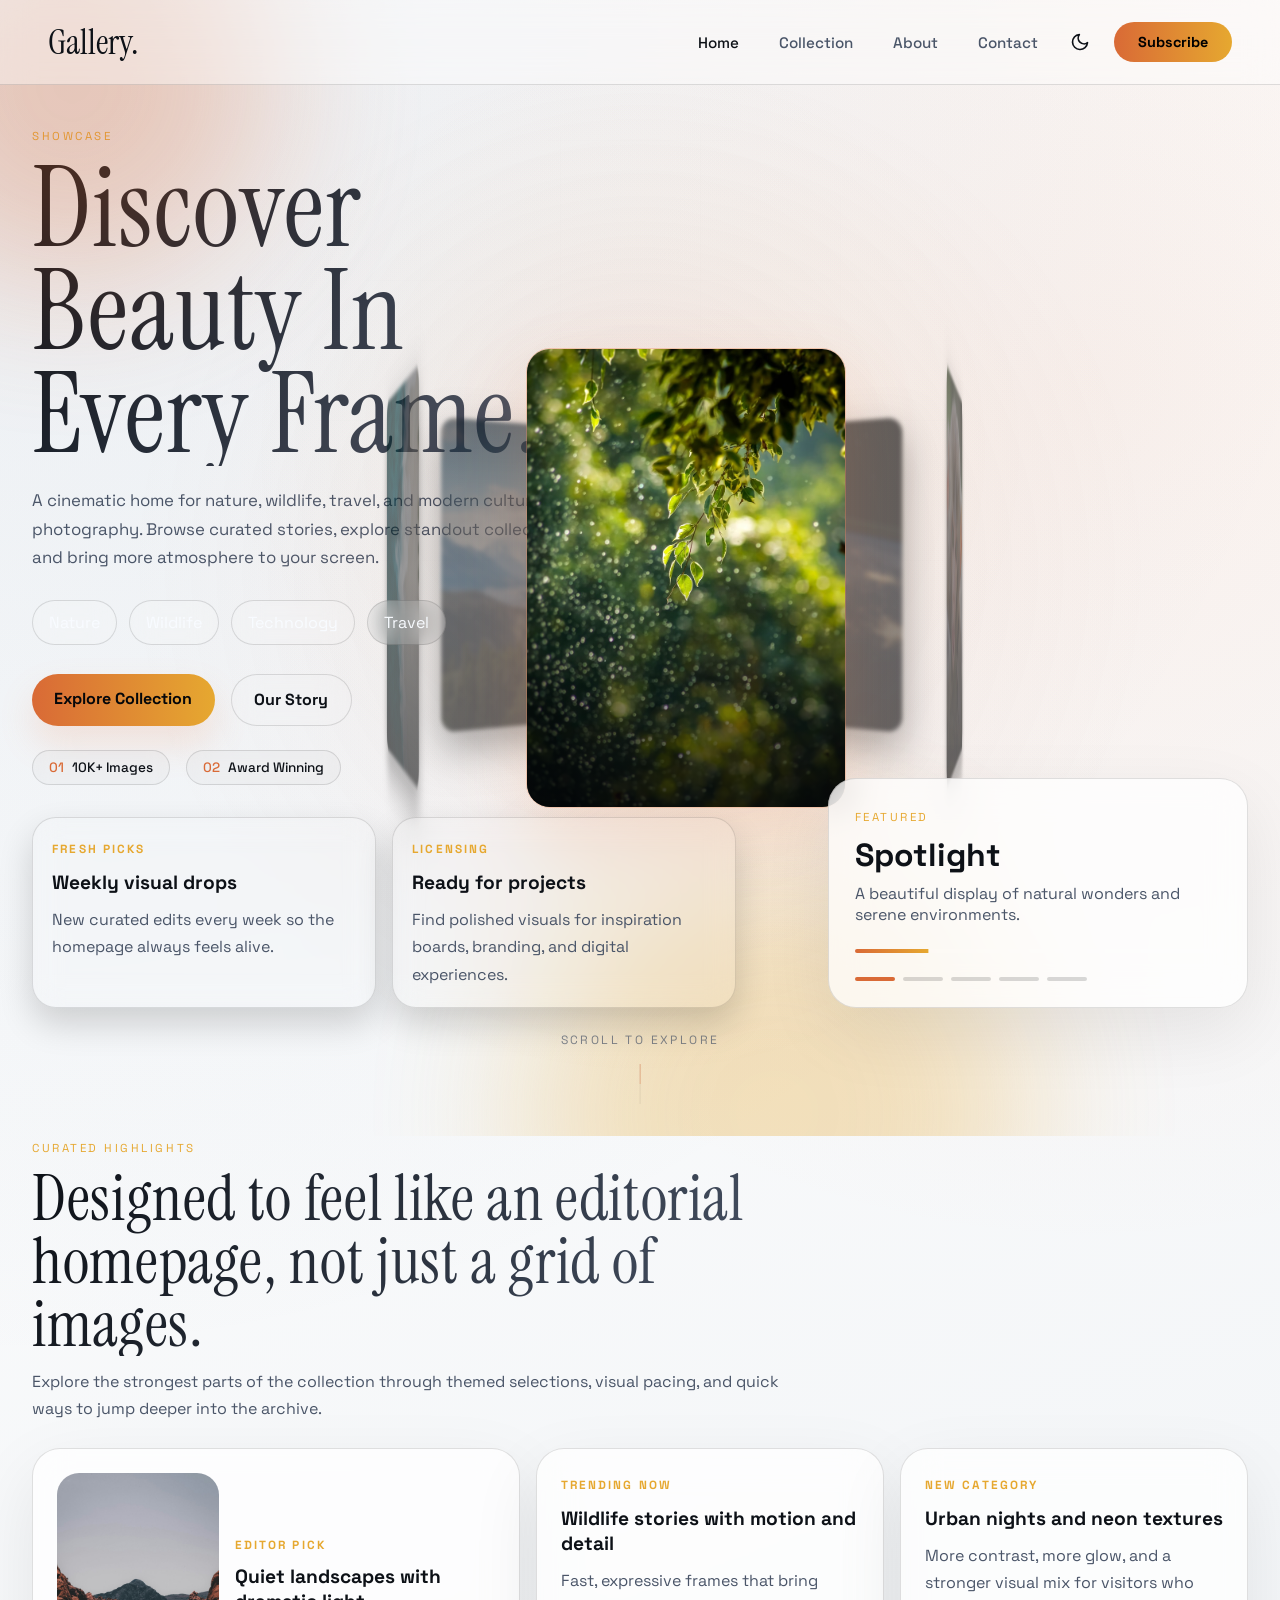
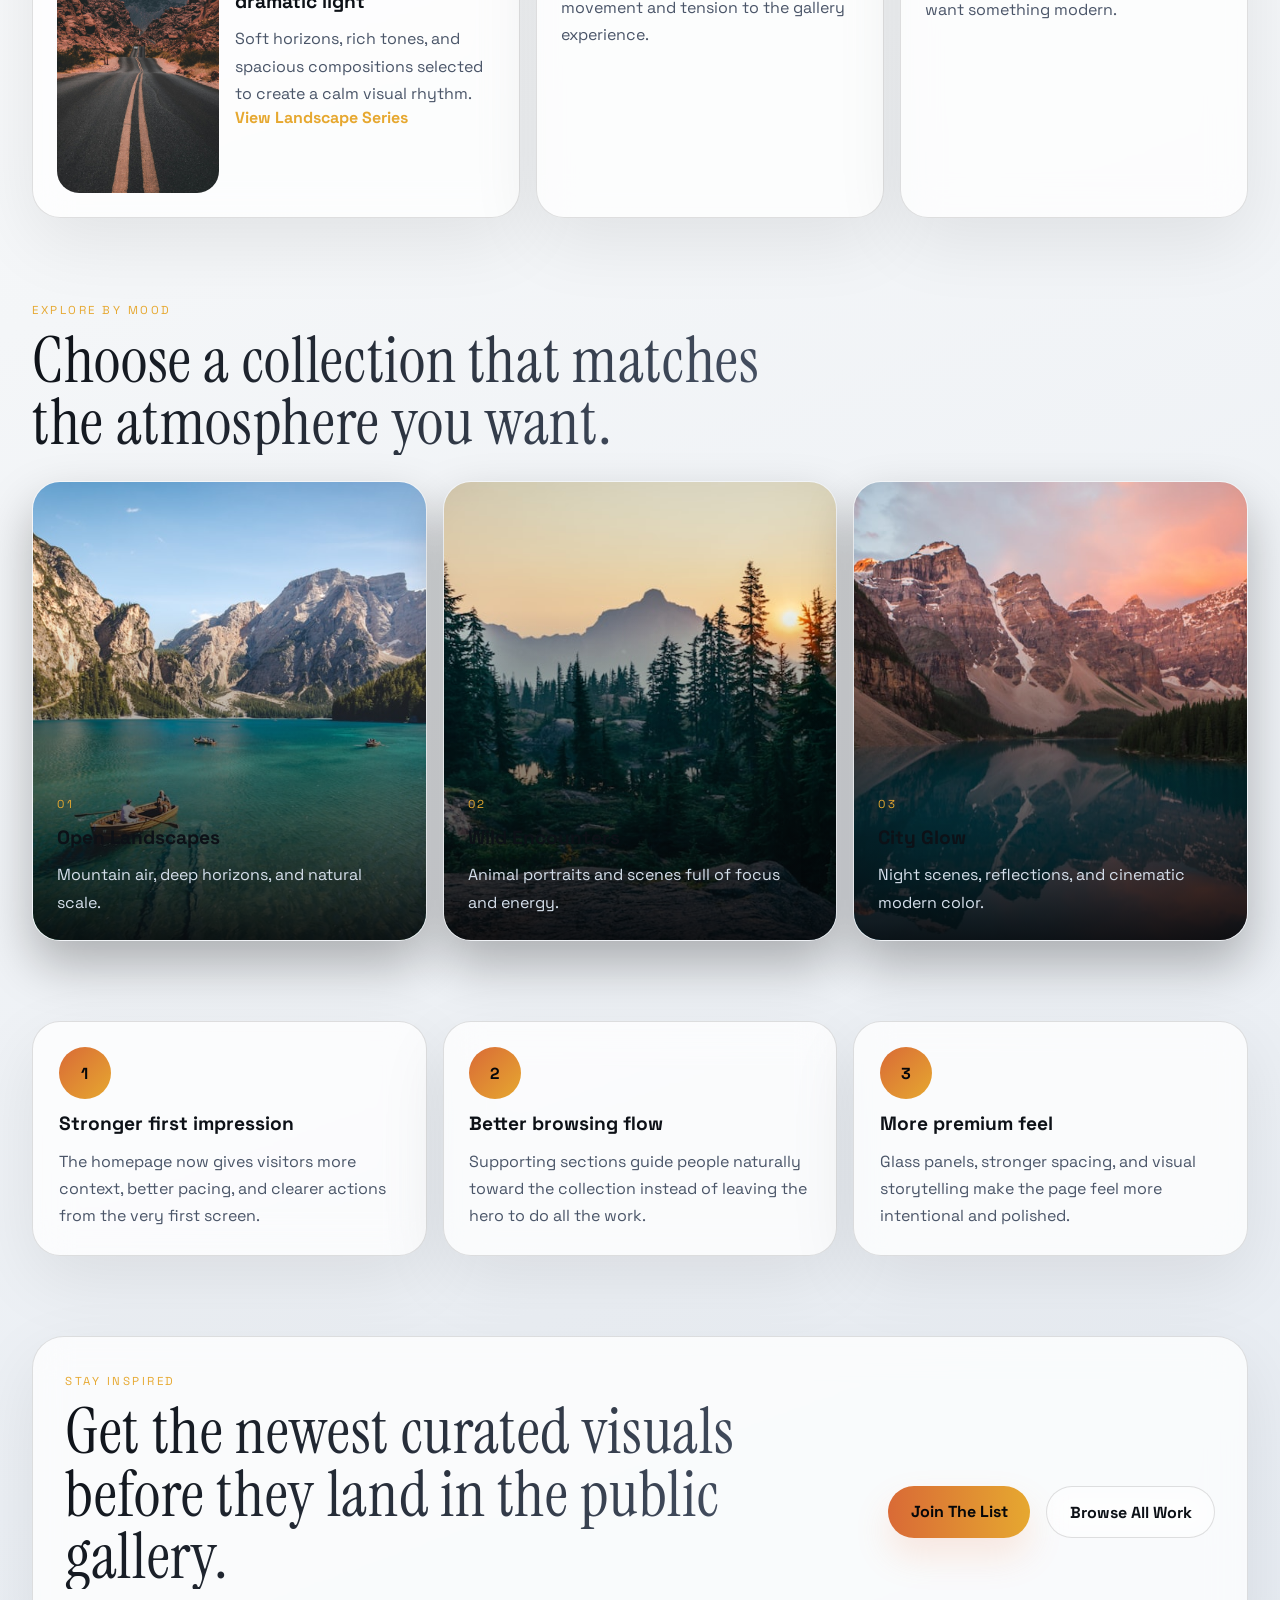
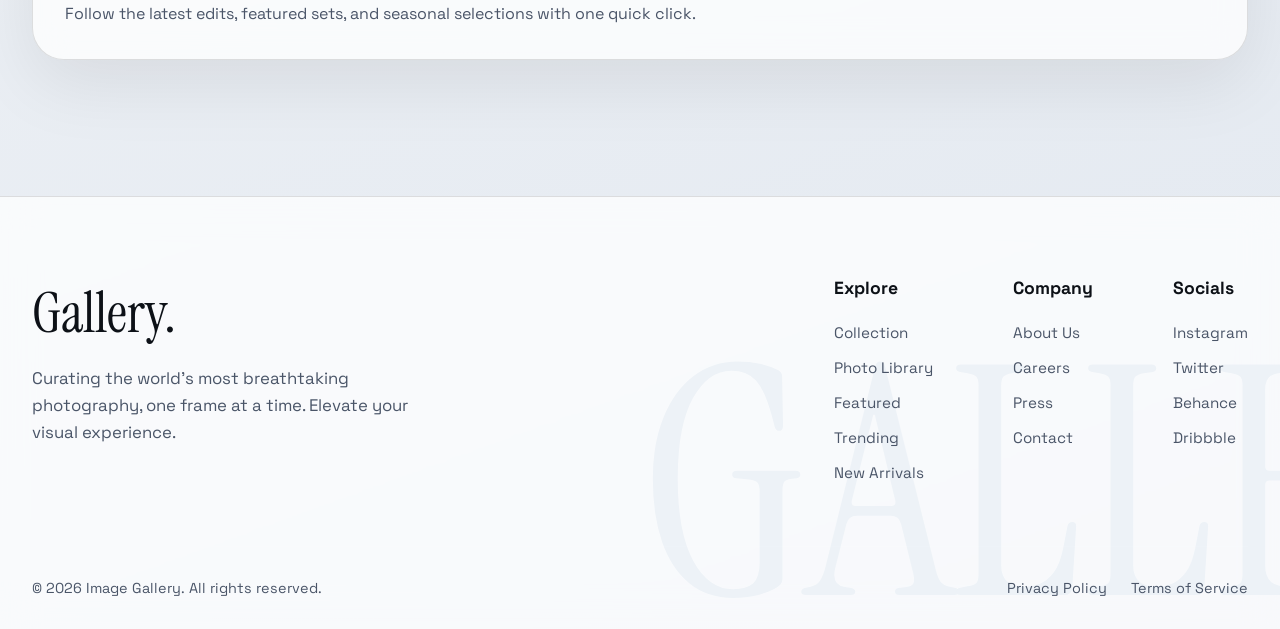
<file: index.html>
<!DOCTYPE html>
<html lang="en" data-theme="dark">

<head>
    <meta charset="UTF-8">
    <meta name="viewport" content="width=device-width, initial-scale=1.0">
    <title>Image Gallery</title>
    <link rel="preconnect" href="https://fonts.googleapis.com">
    <link rel="preconnect" href="https://fonts.gstatic.com" crossorigin>
    <link
        href="https://fonts.googleapis.com/css2?family=Instrument+Serif:ital@0;1&family=Space+Grotesk:wght@400;500;700&display=swap"
        rel="stylesheet">
    <link rel="stylesheet" href="styles.css">
</head>

<body>
    <div class="bg-glow"></div>
    <div class="page-noise"></div>

    <nav class="navbar stagger-in">
        <a href="index.html" class="nav-brand magnetic" data-magnetic>Gallery.</a>
        <button class="nav-toggle" id="nav-toggle" type="button" aria-label="Toggle navigation"
            aria-controls="nav-menu" aria-expanded="false">
            <span></span>
            <span></span>
            <span></span>
        </button>
        <div class="nav-menu" id="nav-menu">
            <ul class="nav-links">
                <li><a href="index.html" class="active magnetic" data-magnetic>Home</a></li>
                <li><a href="collection.html" class="magnetic" data-magnetic>Collection</a></li>
                <li><a href="about.html" class="magnetic" data-magnetic>About</a></li>
                <li><a href="contact.html" class="magnetic" data-magnetic>Contact</a></li>
            </ul>
            <div class="nav-actions">
                <button class="theme-toggle magnetic" data-magnetic id="theme-toggle" aria-label="Toggle theme">
                    <svg class="sun-icon" xmlns="http://www.w3.org/2000/svg" width="20" height="20" viewBox="0 0 24 24"
                        fill="none" stroke="currentColor" stroke-width="2" stroke-linecap="round"
                        stroke-linejoin="round">
                        <circle cx="12" cy="12" r="5"></circle>
                        <line x1="12" y1="1" x2="12" y2="3"></line>
                        <line x1="12" y1="21" x2="12" y2="23"></line>
                        <line x1="4.22" y1="4.22" x2="5.64" y2="5.64"></line>
                        <line x1="18.36" y1="18.36" x2="19.78" y2="19.78"></line>
                        <line x1="1" y1="12" x2="3" y2="12"></line>
                        <line x1="21" y1="12" x2="23" y2="12"></line>
                        <line x1="4.22" y1="19.78" x2="5.64" y2="18.36"></line>
                        <line x1="18.36" y1="5.64" x2="19.78" y2="4.22"></line>
                    </svg>
                    <svg class="moon-icon" xmlns="http://www.w3.org/2000/svg" width="20" height="20" viewBox="0 0 24 24"
                        fill="none" stroke="currentColor" stroke-width="2" stroke-linecap="round"
                        stroke-linejoin="round" style="display: none;">
                        <path d="M21 12.79A9 9 0 1 1 11.21 3 7 7 0 0 0 21 12.79z"></path>
                    </svg>
                </button>
                <a href="contact.html" class="nav-cta magnetic" data-magnetic>Subscribe</a>
            </div>
        </div>
    </nav>

    <header class="hero">
        <div class="floating-orbs">
            <div class="orb orb-1"></div>
            <div class="orb orb-2"></div>
        </div>
        <div class="hero-3d-container">
            <div class="carousel-3d" id="hero-carousel-3d">
                <div class="carousel__cell active" data-label="Featured"
                    data-description="A beautiful display of natural wonders and serene environments.">
                    <img src="photos/nature-scene.jpg"
                        alt="Nature Scene">
                    <div class="cell-overlay"></div>
                </div>
                <div class="carousel__cell" data-label="Trending"
                    data-description="Majestic creatures in their natural habitats.">
                    <img src="photos/wildlife-scene.jpg"
                        alt="Wildlife Scene">
                    <div class="cell-overlay"></div>
                </div>
                <div class="carousel__cell" data-label="Latest"
                    data-description="Exploring the boundaries of modern technology.">
                    <img src="photos/tech-scene.jpg"
                        alt="Tech Scene">
                    <div class="cell-overlay"></div>
                </div>
                <div class="carousel__cell" data-label="Popular"
                    data-description="Experience the breathtaking altitude and majestic peaks.">
                    <img src="photos/majestic-peaks.jpg"
                        alt="Majestic Peaks">
                    <div class="cell-overlay"></div>
                </div>
                <div class="carousel__cell" data-label="Discover"
                    data-description="Feel the calming presence of the deep blue ocean.">
                    <img src="photos/ocean-breeze.jpg"
                        alt="Ocean Breeze">
                    <div class="cell-overlay"></div>
                </div>
            </div>
        </div>

        <div class="hero-copy">
            <span class="eyebrow">Showcase</span>
            <h1>Discover Beauty In Every Frame.</h1>
            <p class="hero-text">A cinematic home for nature, wildlife, travel, and modern culture photography.
                Browse curated stories, explore standout collections, and bring more atmosphere to your screen.</p>
            <div class="hero-chips">
                <span>Nature</span>
                <span>Wildlife</span>
                <span>Technology</span>
                <span>Travel</span>
            </div>
            <div class="hero-actions stagger-in">
                <a href="collection.html" class="primary-link magnetic" data-magnetic>Explore Collection</a>
                <a href="about.html" class="secondary-link magnetic" data-magnetic>Our Story</a>
            </div>
            <div class="stat-badges stagger-in">
                <div class="badge magnetic" data-magnetic>
                    <span class="badge-icon">01</span>
                    <span class="badge-text">10K+ Images</span>
                </div>
                <div class="badge magnetic" data-magnetic>
                    <span class="badge-icon">02</span>
                    <span class="badge-text">Award Winning</span>
                </div>
            </div>
            <div class="hero-mini-grid reveal">
                <article class="mini-card">
                    <span class="mini-label">Fresh Picks</span>
                    <h3>Weekly visual drops</h3>
                    <p>New curated edits every week so the homepage always feels alive.</p>
                </article>
                <article class="mini-card">
                    <span class="mini-label">Licensing</span>
                    <h3>Ready for projects</h3>
                    <p>Find polished visuals for inspiration boards, branding, and digital experiences.</p>
                </article>
            </div>
        </div>

        <div class="hero-panel">
            <span class="panel-label" id="hero-label">Featured</span>
            <h2>Spotlight</h2>
            <p class="panel-text" id="hero-description">A beautiful display of natural wonders and serene
                environments.</p>
            <div class="hero-progress">
                <span id="hero-progress-bar"></span>
            </div>
            <div class="carousel-thumbnails">
                <button class="thumb-dot active magnetic" data-magnetic data-index="0"
                    aria-label="Go to slide 1"></button>
                <button class="thumb-dot magnetic" data-magnetic data-index="1" aria-label="Go to slide 2"></button>
                <button class="thumb-dot magnetic" data-magnetic data-index="2" aria-label="Go to slide 3"></button>
                <button class="thumb-dot magnetic" data-magnetic data-index="3" aria-label="Go to slide 4"></button>
                <button class="thumb-dot magnetic" data-magnetic data-index="4" aria-label="Go to slide 5"></button>
            </div>
        </div>

        <div class="scroll-indicator">
            <span class="scroll-text">Scroll to explore</span>
            <div class="scroll-line-container">
                <div class="scroll-line"></div>
            </div>
        </div>
    </header>

    <main class="home-main">
        <section class="home-section highlights reveal">
            <div class="section-heading stagger-in">
                <span class="eyebrow">Curated Highlights</span>
                <h2>Designed to feel like an editorial homepage, not just a grid of images.</h2>
                <p>Explore the strongest parts of the collection through themed selections, visual pacing, and quick
                    ways to jump deeper into the archive.</p>
            </div>
            <div class="highlights-grid">
                <article class="highlight-card highlight-card-large stagger-in">
                    <div class="highlight-visual">
                        <img src="photos/warm-desert-landscape.jpg"
                            alt="Warm desert landscape at sunset">
                    </div>
                    <div class="highlight-copy">
                        <span class="mini-label">Editor Pick</span>
                        <h3>Quiet landscapes with dramatic light</h3>
                        <p>Soft horizons, rich tones, and spacious compositions selected to create a calm visual
                            rhythm.</p>
                        <a href="collection.html" class="text-link">View Landscape Series</a>
                    </div>
                </article>
                <article class="highlight-card stagger-in">
                    <span class="mini-label">Trending Now</span>
                    <h3>Wildlife stories with motion and detail</h3>
                    <p>Fast, expressive frames that bring movement and tension to the gallery experience.</p>
                </article>
                <article class="highlight-card stagger-in">
                    <span class="mini-label">New Category</span>
                    <h3>Urban nights and neon textures</h3>
                    <p>More contrast, more glow, and a stronger visual mix for visitors who want something modern.</p>
                </article>
            </div>
        </section>

        <section class="home-section collection-preview reveal">
            <div class="section-heading stagger-in">
                <span class="eyebrow">Explore By Mood</span>
                <h2>Choose a collection that matches the atmosphere you want.</h2>
            </div>
            <div class="preview-grid">
                <a href="collection.html" class="preview-card stagger-in magnetic" data-magnetic>
                    <img src="photos/mountain-lake.jpg"
                        alt="Mountain lake under blue sky">
                    <div class="preview-overlay">
                        <span class="card-index">01</span>
                        <h3>Open Landscapes</h3>
                        <p>Mountain air, deep horizons, and natural scale.</p>
                    </div>
                </a>
                <a href="collection.html" class="preview-card stagger-in magnetic" data-magnetic>
                    <img src="photos/tiger-close-up-portrait.jpg"
                        alt="Tiger close-up portrait">
                    <div class="preview-overlay">
                        <span class="card-index">02</span>
                        <h3>Wild Encounters</h3>
                        <p>Animal portraits and scenes full of focus and energy.</p>
                    </div>
                </a>
                <a href="collection.html" class="preview-card stagger-in magnetic" data-magnetic>
                    <img src="photos/city-lights-reflection.jpg"
                        alt="City lights reflected on wet road">
                    <div class="preview-overlay">
                        <span class="card-index">03</span>
                        <h3>City Glow</h3>
                        <p>Night scenes, reflections, and cinematic modern color.</p>
                    </div>
                </a>
            </div>
        </section>

        <section class="home-section value-strip reveal">
            <div class="value-grid">
                <article class="value-card stagger-in">
                    <span class="value-number">1</span>
                    <h3>Stronger first impression</h3>
                    <p>The homepage now gives visitors more context, better pacing, and clearer actions from the very
                        first screen.</p>
                </article>
                <article class="value-card stagger-in">
                    <span class="value-number">2</span>
                    <h3>Better browsing flow</h3>
                    <p>Supporting sections guide people naturally toward the collection instead of leaving the hero to
                        do all the work.</p>
                </article>
                <article class="value-card stagger-in">
                    <span class="value-number">3</span>
                    <h3>More premium feel</h3>
                    <p>Glass panels, stronger spacing, and visual storytelling make the page feel more intentional and
                        polished.</p>
                </article>
            </div>
        </section>

        <section class="home-section home-cta reveal">
            <div class="cta-panel stagger-in">
                <div class="cta-copy">
                    <span class="eyebrow">Stay Inspired</span>
                    <h2>Get the newest curated visuals before they land in the public gallery.</h2>
                    <p>Follow the latest edits, featured sets, and seasonal selections with one quick click.</p>
                </div>
                <div class="cta-actions">
                    <a href="contact.html" class="primary-link magnetic" data-magnetic>Join The List</a>
                    <a href="collection.html" class="secondary-link magnetic" data-magnetic>Browse All Work</a>
                </div>
            </div>
        </section>
    </main>

    <footer class="footer reveal">
        <div class="footer-watermark stagger-in">GALLERY</div>
        <div class="footer-top">
            <div class="footer-brand stagger-in">
                <h2>Gallery.</h2>
                <p>Curating the world's most breathtaking photography, one frame at a time. Elevate your visual
                    experience.</p>
            </div>
            <div class="footer-links stagger-in">
                <div class="link-column">
                    <h3>Explore</h3>
                    <a href="collection.html">Collection</a>
                    <a href="photos.html">Photo Library</a>
                    <a href="collection.html">Featured</a>
                    <a href="collection.html">Trending</a>
                    <a href="collection.html">New Arrivals</a>
                </div>
                <div class="link-column">
                    <h3>Company</h3>
                    <a href="about.html">About Us</a>
                    <a href="about.html">Careers</a>
                    <a href="about.html">Press</a>
                    <a href="contact.html">Contact</a>
                </div>
                <div class="link-column">
                    <h3>Socials</h3>
                    <a href="#">Instagram</a>
                    <a href="#">Twitter</a>
                    <a href="#">Behance</a>
                    <a href="#">Dribbble</a>
                </div>
            </div>
        </div>
        <div class="footer-bottom stagger-in">
            <p>&copy; 2026 Image Gallery. All rights reserved.</p>
            <div class="footer-legal">
                <a href="#">Privacy Policy</a>
                <a href="#">Terms of Service</a>
            </div>
        </div>
    </footer>

    <script src="script.js"></script>
</body>

</html>
</file>
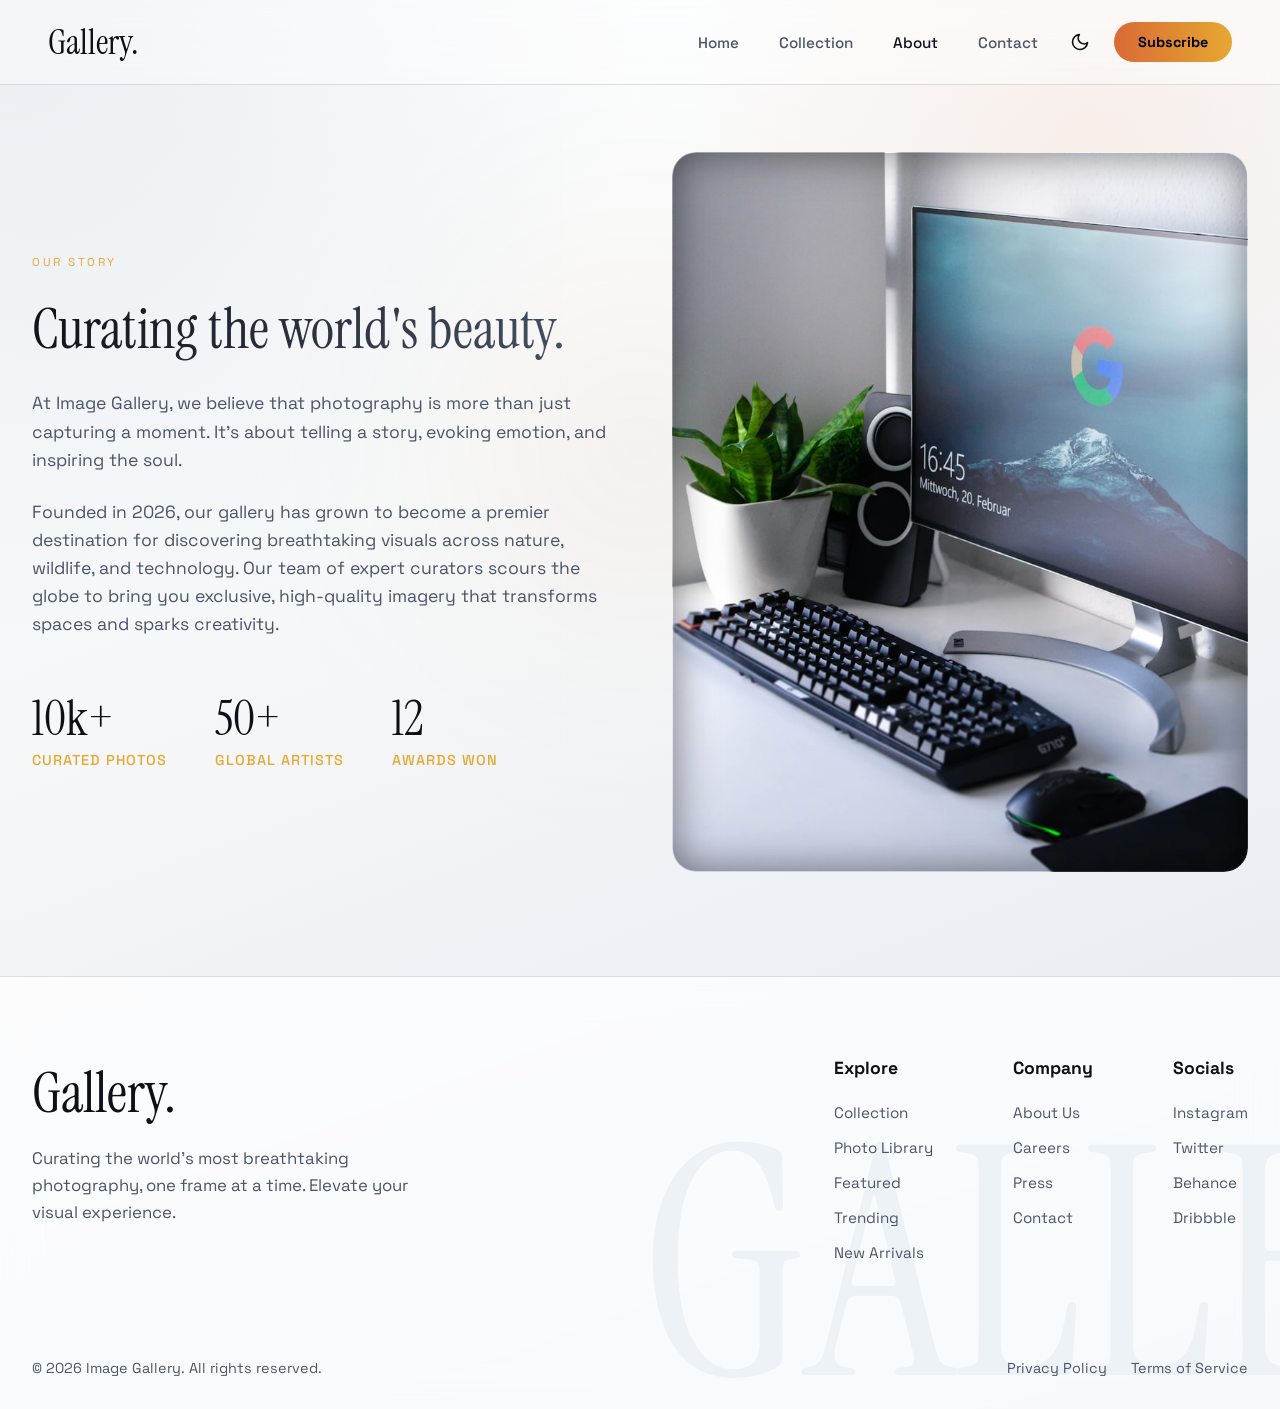
<file: about.html>
<!DOCTYPE html>
<html lang="en" data-theme="dark">

<head>
    <meta charset="UTF-8">
    <meta name="viewport" content="width=device-width, initial-scale=1.0">
    <title>Image Gallery</title>
    <link rel="preconnect" href="https://fonts.googleapis.com">
    <link rel="preconnect" href="https://fonts.gstatic.com" crossorigin>
    <link
        href="https://fonts.googleapis.com/css2?family=Instrument+Serif:ital@0;1&family=Space+Grotesk:wght@400;500;700&display=swap"
        rel="stylesheet">
    <link rel="stylesheet" href="styles.css">
</head>

<body>
    <div class="bg-glow"></div>
    <div class="page-noise"></div>

    <nav class="navbar stagger-in">
        <a href="index.html" class="nav-brand magnetic" data-magnetic>Gallery.</a>
        <button class="nav-toggle" id="nav-toggle" type="button" aria-label="Toggle navigation"
            aria-controls="nav-menu" aria-expanded="false">
            <span></span>
            <span></span>
            <span></span>
        </button>
        <div class="nav-menu" id="nav-menu">
            <ul class="nav-links">
                <li><a href="index.html" class="magnetic" data-magnetic>Home</a></li>
                <li><a href="collection.html" class="magnetic" data-magnetic>Collection</a></li>
                <li><a href="about.html" class="active magnetic" data-magnetic>About</a></li>
                <li><a href="contact.html" class="magnetic" data-magnetic>Contact</a></li>
            </ul>
            <div class="nav-actions">
                <button class="theme-toggle magnetic" data-magnetic id="theme-toggle" aria-label="Toggle theme">
                    <svg class="sun-icon" xmlns="http://www.w3.org/2000/svg" width="20" height="20" viewBox="0 0 24 24" fill="none" stroke="currentColor" stroke-width="2" stroke-linecap="round" stroke-linejoin="round"><circle cx="12" cy="12" r="5"></circle><line x1="12" y1="1" x2="12" y2="3"></line><line x1="12" y1="21" x2="12" y2="23"></line><line x1="4.22" y1="4.22" x2="5.64" y2="5.64"></line><line x1="18.36" y1="18.36" x2="19.78" y2="19.78"></line><line x1="1" y1="12" x2="3" y2="12"></line><line x1="21" y1="12" x2="23" y2="12"></line><line x1="4.22" y1="19.78" x2="5.64" y2="18.36"></line><line x1="18.36" y1="5.64" x2="19.78" y2="4.22"></line></svg>
                    <svg class="moon-icon" xmlns="http://www.w3.org/2000/svg" width="20" height="20" viewBox="0 0 24 24" fill="none" stroke="currentColor" stroke-width="2" stroke-linecap="round" stroke-linejoin="round" style="display: none;"><path d="M21 12.79A9 9 0 1 1 11.21 3 7 7 0 0 0 21 12.79z"></path></svg>
                </button>
                <button class="nav-cta magnetic" data-magnetic>Subscribe</button>
            </div>
        </div>
    </nav>

    <section class="about-section">
        <div class="about-content">
            <span class="eyebrow">Our Story</span>
            <h2>Curating the world's beauty.</h2>
            <p>At Image Gallery, we believe that photography is more than just capturing a moment. It's about telling a story, evoking emotion, and inspiring the soul.</p>
            <p>Founded in 2026, our gallery has grown to become a premier destination for discovering breathtaking visuals across nature, wildlife, and technology. Our team of expert curators scours the globe to bring you exclusive, high-quality imagery that transforms spaces and sparks creativity.</p>
            
            <div class="about-stats">
                <div class="stat-item">
                    <span class="stat-number">10k+</span>
                    <span class="stat-label">Curated Photos</span>
                </div>
                <div class="stat-item">
                    <span class="stat-number">50+</span>
                    <span class="stat-label">Global Artists</span>
                </div>
                <div class="stat-item">
                    <span class="stat-number">12</span>
                    <span class="stat-label">Awards Won</span>
                </div>
            </div>
        </div>
        
        <div class="about-image">
            <img src="photos/our-gallery-space.jpg" alt="Our Gallery Space">
            <div class="image-accent"></div>
        </div>
    </section>

    <footer class="footer reveal">
        <div class="footer-watermark stagger-in">GALLERY</div>
        <div class="footer-top">
            <div class="footer-brand stagger-in">
                <h2>Gallery.</h2>
                <p>Curating the world's most breathtaking photography, one frame at a time. Elevate your visual experience.</p>
            </div>
            <div class="footer-links stagger-in">
                <div class="link-column">
                    <h3>Explore</h3>
                    <a href="collection.html">Collection</a>
                    <a href="photos.html">Photo Library</a>
                    <a href="#">Featured</a>
                    <a href="#">Trending</a>
                    <a href="#">New Arrivals</a>
                </div>
                <div class="link-column">
                    <h3>Company</h3>
                    <a href="#">About Us</a>
                    <a href="#">Careers</a>
                    <a href="#">Press</a>
                    <a href="#">Contact</a>
                </div>
                <div class="link-column">
                    <h3>Socials</h3>
                    <a href="#">Instagram</a>
                    <a href="#">Twitter</a>
                    <a href="#">Behance</a>
                    <a href="#">Dribbble</a>
                </div>
            </div>
        </div>
        <div class="footer-bottom stagger-in">
            <p>&copy; 2026 Image Gallery. All rights reserved.</p>
            <div class="footer-legal">
                <a href="#">Privacy Policy</a>
                <a href="#">Terms of Service</a>
            </div>
        </div>
    </footer>

    <script src="script.js"></script>
</body>

</html>
</file>
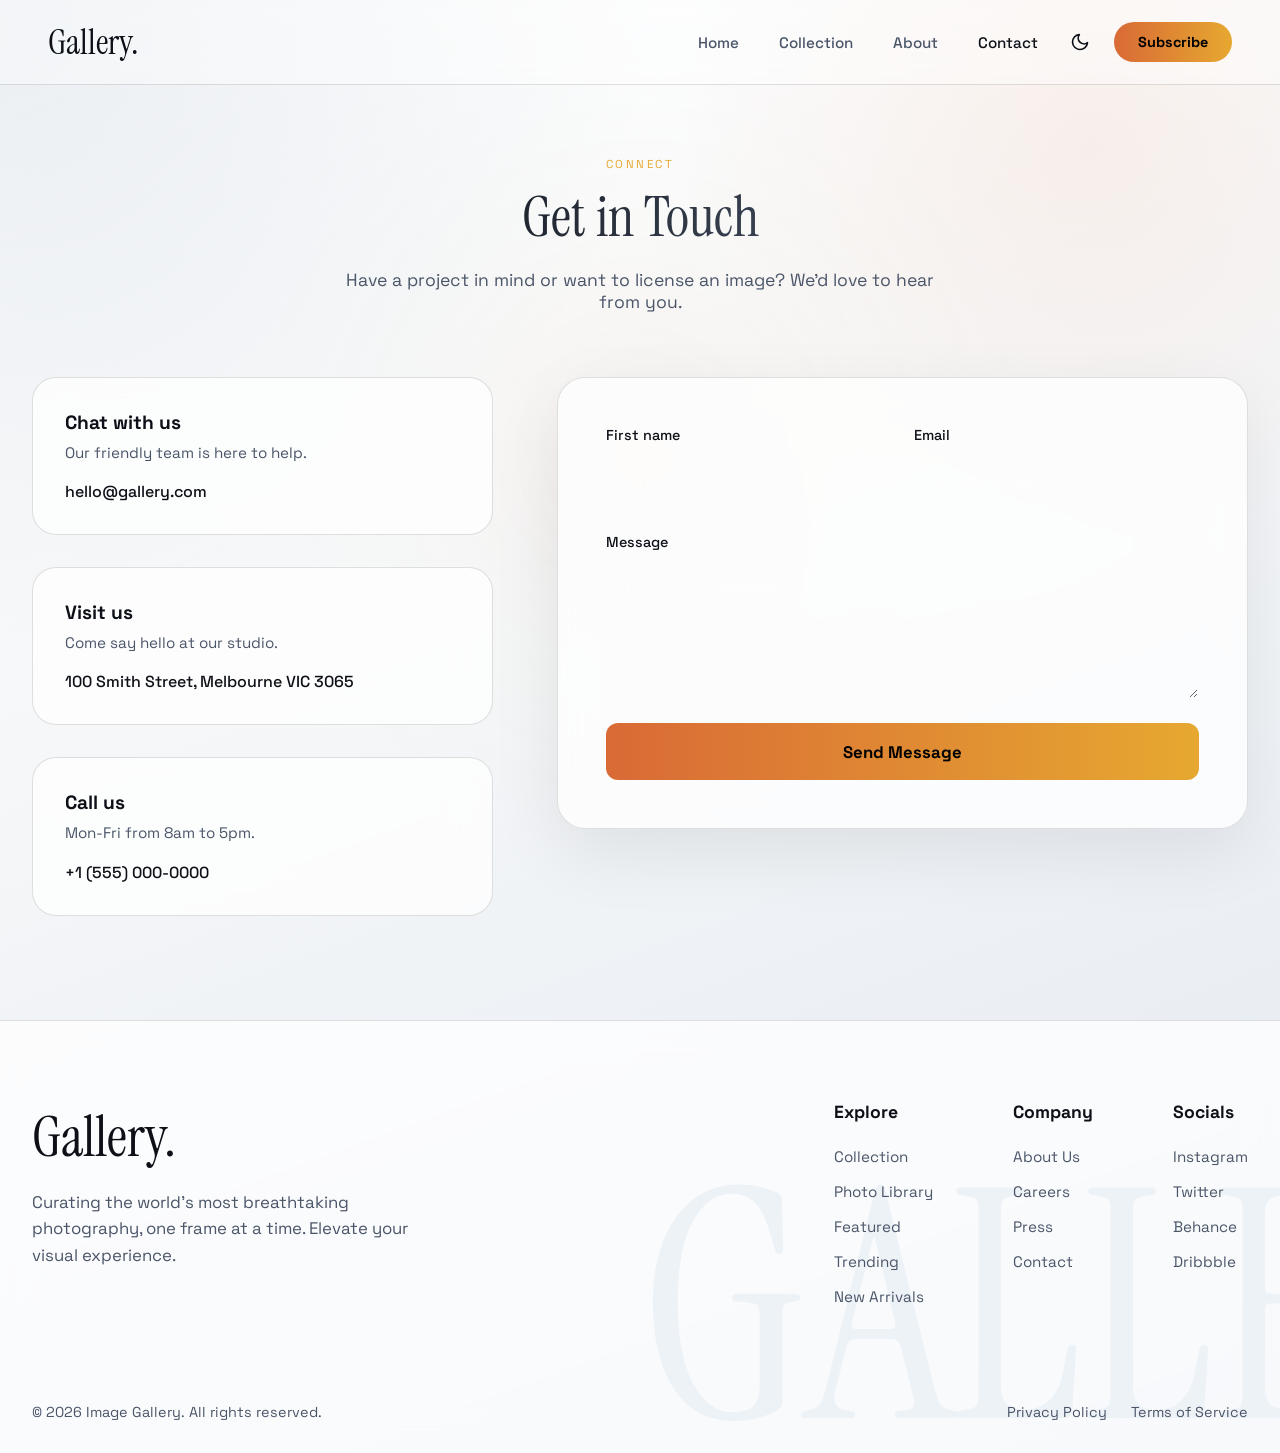
<file: contact.html>
<!DOCTYPE html>
<html lang="en" data-theme="dark">

<head>
    <meta charset="UTF-8">
    <meta name="viewport" content="width=device-width, initial-scale=1.0">
    <title>Image Gallery</title>
    <link rel="preconnect" href="https://fonts.googleapis.com">
    <link rel="preconnect" href="https://fonts.gstatic.com" crossorigin>
    <link
        href="https://fonts.googleapis.com/css2?family=Instrument+Serif:ital@0;1&family=Space+Grotesk:wght@400;500;700&display=swap"
        rel="stylesheet">
    <link rel="stylesheet" href="styles.css">
</head>

<body>
    <div class="bg-glow"></div>
    <div class="page-noise"></div>

    <nav class="navbar stagger-in">
        <a href="index.html" class="nav-brand magnetic" data-magnetic>Gallery.</a>
        <button class="nav-toggle" id="nav-toggle" type="button" aria-label="Toggle navigation"
            aria-controls="nav-menu" aria-expanded="false">
            <span></span>
            <span></span>
            <span></span>
        </button>
        <div class="nav-menu" id="nav-menu">
            <ul class="nav-links">
                <li><a href="index.html" class="magnetic" data-magnetic>Home</a></li>
                <li><a href="collection.html" class="magnetic" data-magnetic>Collection</a></li>
                <li><a href="about.html" class="magnetic" data-magnetic>About</a></li>
                <li><a href="contact.html" class="active magnetic" data-magnetic>Contact</a></li>
            </ul>
            <div class="nav-actions">
                <button class="theme-toggle magnetic" data-magnetic id="theme-toggle" aria-label="Toggle theme">
                    <svg class="sun-icon" xmlns="http://www.w3.org/2000/svg" width="20" height="20" viewBox="0 0 24 24" fill="none" stroke="currentColor" stroke-width="2" stroke-linecap="round" stroke-linejoin="round"><circle cx="12" cy="12" r="5"></circle><line x1="12" y1="1" x2="12" y2="3"></line><line x1="12" y1="21" x2="12" y2="23"></line><line x1="4.22" y1="4.22" x2="5.64" y2="5.64"></line><line x1="18.36" y1="18.36" x2="19.78" y2="19.78"></line><line x1="1" y1="12" x2="3" y2="12"></line><line x1="21" y1="12" x2="23" y2="12"></line><line x1="4.22" y1="19.78" x2="5.64" y2="18.36"></line><line x1="18.36" y1="5.64" x2="19.78" y2="4.22"></line></svg>
                    <svg class="moon-icon" xmlns="http://www.w3.org/2000/svg" width="20" height="20" viewBox="0 0 24 24" fill="none" stroke="currentColor" stroke-width="2" stroke-linecap="round" stroke-linejoin="round" style="display: none;"><path d="M21 12.79A9 9 0 1 1 11.21 3 7 7 0 0 0 21 12.79z"></path></svg>
                </button>
                <button class="nav-cta magnetic" data-magnetic>Subscribe</button>
            </div>
        </div>
    </nav>



    <section class="contact-section" id="contact">
        <div class="contact-header">
            <span class="eyebrow">Connect</span>
            <h2>Get in Touch</h2>
            <p>Have a project in mind or want to license an image? We'd love to hear from you.</p>
        </div>
        
        <div class="contact-grid">
            <div class="contact-info">
                <div class="info-card">
                    <h3>Chat with us</h3>
                    <p>Our friendly team is here to help.</p>
                    <a href="mailto:hello@gallery.com">hello@gallery.com</a>
                </div>
                <div class="info-card">
                    <h3>Visit us</h3>
                    <p>Come say hello at our studio.</p>
                    <span>100 Smith Street, Melbourne VIC 3065</span>
                </div>
                <div class="info-card">
                    <h3>Call us</h3>
                    <p>Mon-Fri from 8am to 5pm.</p>
                    <a href="tel:+1234567890">+1 (555) 000-0000</a>
                </div>
            </div>
            
            <form class="contact-form">
                <div class="form-group">
                    <label for="name">First name</label>
                    <input type="text" id="name" placeholder="First name" required>
                </div>
                <div class="form-group">
                    <label for="email">Email</label>
                    <input type="email" id="email" placeholder="you@company.com" required>
                </div>
                <div class="form-group full-width">
                    <label for="message">Message</label>
                    <textarea id="message" rows="5" placeholder="Leave us a message..." required></textarea>
                </div>
                <button type="submit" class="submit-btn full-width">Send Message</button>
            </form>
        </div>
    </section>



    <footer class="footer reveal">
        <div class="footer-watermark stagger-in">GALLERY</div>
        <div class="footer-top">
            <div class="footer-brand stagger-in">
                <h2>Gallery.</h2>
                <p>Curating the world's most breathtaking photography, one frame at a time. Elevate your visual experience.</p>
            </div>
            <div class="footer-links stagger-in">
                <div class="link-column">
                    <h3>Explore</h3>
                    <a href="collection.html">Collection</a>
                    <a href="photos.html">Photo Library</a>
                    <a href="#">Featured</a>
                    <a href="#">Trending</a>
                    <a href="#">New Arrivals</a>
                </div>
                <div class="link-column">
                    <h3>Company</h3>
                    <a href="#">About Us</a>
                    <a href="#">Careers</a>
                    <a href="#">Press</a>
                    <a href="#">Contact</a>
                </div>
                <div class="link-column">
                    <h3>Socials</h3>
                    <a href="#">Instagram</a>
                    <a href="#">Twitter</a>
                    <a href="#">Behance</a>
                    <a href="#">Dribbble</a>
                </div>
            </div>
        </div>
        <div class="footer-bottom stagger-in">
            <p>&copy; 2026 Image Gallery. All rights reserved.</p>
            <div class="footer-legal">
                <a href="#">Privacy Policy</a>
                <a href="#">Terms of Service</a>
            </div>
        </div>
    </footer>

    <script src="script.js"></script>
</body>

</html>
</file>
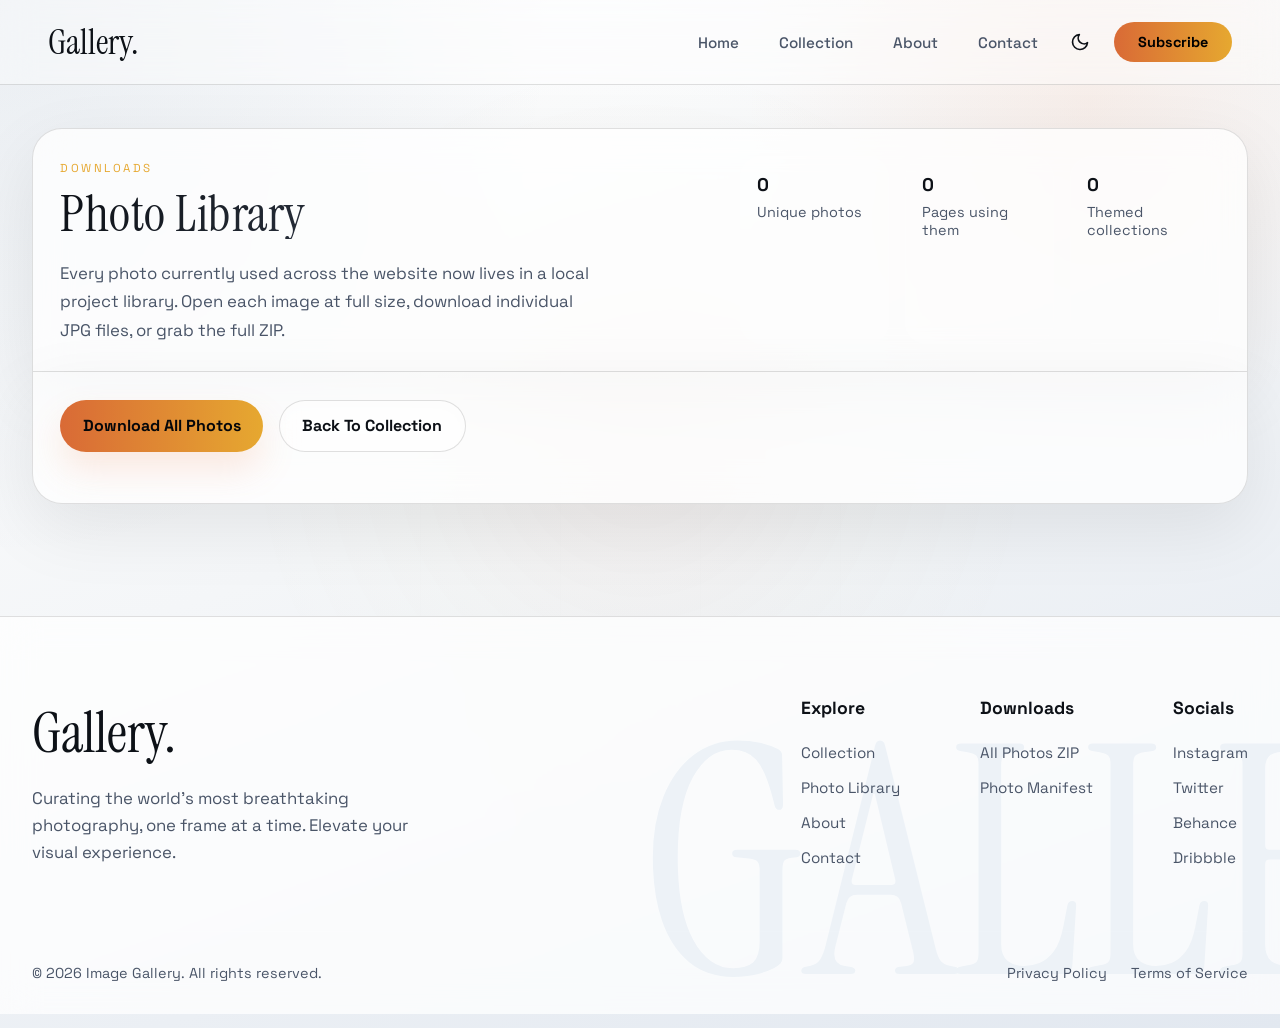
<file: photos.html>
<!DOCTYPE html>
<html lang="en" data-theme="dark">

<head>
    <meta charset="UTF-8">
    <meta name="viewport" content="width=device-width, initial-scale=1.0">
    <title>Photo Library - Image Gallery</title>
    <link rel="preconnect" href="https://fonts.googleapis.com">
    <link rel="preconnect" href="https://fonts.gstatic.com" crossorigin>
    <link
        href="https://fonts.googleapis.com/css2?family=Instrument+Serif:ital@0;1&family=Space+Grotesk:wght@400;500;700&display=swap"
        rel="stylesheet">
    <link rel="stylesheet" href="styles.css">
</head>

<body>
    <div class="bg-glow"></div>
    <div class="page-noise"></div>

    <nav class="navbar stagger-in">
        <a href="index.html" class="nav-brand magnetic" data-magnetic>Gallery.</a>
        <button class="nav-toggle" id="nav-toggle" type="button" aria-label="Toggle navigation"
            aria-controls="nav-menu" aria-expanded="false">
            <span></span>
            <span></span>
            <span></span>
        </button>
        <div class="nav-menu" id="nav-menu">
            <ul class="nav-links">
                <li><a href="index.html" class="magnetic" data-magnetic>Home</a></li>
                <li><a href="collection.html" class="magnetic" data-magnetic>Collection</a></li>
                <li><a href="about.html" class="magnetic" data-magnetic>About</a></li>
                <li><a href="contact.html" class="magnetic" data-magnetic>Contact</a></li>
            </ul>
            <div class="nav-actions">
                <button class="theme-toggle magnetic" data-magnetic id="theme-toggle" aria-label="Toggle theme">
                    <svg class="sun-icon" xmlns="http://www.w3.org/2000/svg" width="20" height="20" viewBox="0 0 24 24"
                        fill="none" stroke="currentColor" stroke-width="2" stroke-linecap="round"
                        stroke-linejoin="round">
                        <circle cx="12" cy="12" r="5"></circle>
                        <line x1="12" y1="1" x2="12" y2="3"></line>
                        <line x1="12" y1="21" x2="12" y2="23"></line>
                        <line x1="4.22" y1="4.22" x2="5.64" y2="5.64"></line>
                        <line x1="18.36" y1="18.36" x2="19.78" y2="19.78"></line>
                        <line x1="1" y1="12" x2="3" y2="12"></line>
                        <line x1="21" y1="12" x2="23" y2="12"></line>
                        <line x1="4.22" y1="19.78" x2="5.64" y2="18.36"></line>
                        <line x1="18.36" y1="5.64" x2="19.78" y2="4.22"></line>
                    </svg>
                    <svg class="moon-icon" xmlns="http://www.w3.org/2000/svg" width="20" height="20" viewBox="0 0 24 24"
                        fill="none" stroke="currentColor" stroke-width="2" stroke-linecap="round"
                        stroke-linejoin="round" style="display: none;">
                        <path d="M21 12.79A9 9 0 1 1 11.21 3 7 7 0 0 0 21 12.79z"></path>
                    </svg>
                </button>
                <a href="contact.html" class="nav-cta magnetic" data-magnetic>Subscribe</a>
            </div>
        </div>
    </nav>

    <main class="gallery-shell photo-library-page">
        <section class="gallery-intro reveal">
            <div>
                <span class="eyebrow">Downloads</span>
                <h2>Photo Library</h2>
                <p class="hero-text">Every photo currently used across the website now lives in a local project
                    library. Open each image at full size, download individual JPG files, or grab the full ZIP.</p>
            </div>
            <div class="stats-grid">
                <div class="stat-card">
                    <span id="library-total-count">0</span>
                    <p>Unique photos</p>
                </div>
                <div class="stat-card">
                    <span id="library-page-count">0</span>
                    <p>Pages using them</p>
                </div>
                <div class="stat-card">
                    <span id="library-theme-count">0</span>
                    <p>Themed collections</p>
                </div>
            </div>
        </section>

        <section class="gallery-panel reveal">
            <div class="photo-library-actions">
                <a href="photos/website-photo-library.zip" download class="primary-link">Download All Photos</a>
                <a href="collection.html" class="secondary-link">Back To Collection</a>
            </div>
            <div class="photo-library-grid" id="photo-library-grid"></div>
        </section>
    </main>

    <footer class="footer reveal">
        <div class="footer-watermark stagger-in">GALLERY</div>
        <div class="footer-top">
            <div class="footer-brand stagger-in">
                <h2>Gallery.</h2>
                <p>Curating the world's most breathtaking photography, one frame at a time. Elevate your visual
                    experience.</p>
            </div>
            <div class="footer-links stagger-in">
                <div class="link-column">
                    <h3>Explore</h3>
                    <a href="collection.html">Collection</a>
                    <a href="photos.html">Photo Library</a>
                    <a href="about.html">About</a>
                    <a href="contact.html">Contact</a>
                </div>
                <div class="link-column">
                    <h3>Downloads</h3>
                    <a href="photos/website-photo-library.zip" download>All Photos ZIP</a>
                    <a href="photo-manifest.csv" download>Photo Manifest</a>
                </div>
                <div class="link-column">
                    <h3>Socials</h3>
                    <a href="#">Instagram</a>
                    <a href="#">Twitter</a>
                    <a href="#">Behance</a>
                    <a href="#">Dribbble</a>
                </div>
            </div>
        </div>
        <div class="footer-bottom stagger-in">
            <p>&copy; 2026 Image Gallery. All rights reserved.</p>
            <div class="footer-legal">
                <a href="#">Privacy Policy</a>
                <a href="#">Terms of Service</a>
            </div>
        </div>
    </footer>

    <script src="gallery-data.js"></script>
    <script>
        const photoLibrary = (window.galleryData && window.galleryData.photoLibrary) || [];
        const collectionThemes = (window.galleryData && window.galleryData.collectionThemes) || [];
        const photoLibraryGrid = document.getElementById("photo-library-grid");
        const libraryTotalCount = document.getElementById("library-total-count");
        const libraryPageCount = document.getElementById("library-page-count");
        const libraryThemeCount = document.getElementById("library-theme-count");

        if (photoLibraryGrid) {
            const pageCount = new Set(photoLibrary.flatMap((photo) => photo.usedIn)).size;

            if (libraryTotalCount) libraryTotalCount.textContent = String(photoLibrary.length);
            if (libraryPageCount) libraryPageCount.textContent = String(pageCount);
            if (libraryThemeCount) libraryThemeCount.textContent = String(collectionThemes.length);

            photoLibraryGrid.innerHTML = photoLibrary.map((photo) => {
                const src = 'photos/${photo.file}`;
                return `
                    <article class="photo-card">
                        <div class="photo-card-image">
                            <img src="${src}" alt="${photo.title}" loading="lazy">
                        </div>
                        <div class="photo-card-body">
                            <span class="mini-label">${photo.category}</span>
                            <h3>${photo.title}</h3>
                            <p class="photo-card-meta">Used in ${photo.usedIn.join(", ")} and stored locally for this
                                website.</p>
                            <div class="photo-card-actions">
                                <a href="${src}" download="${photo.file}" class="download-link">Download JPG</a>
                                <a href="${src}" target="_blank" rel="noopener" class="text-link">Open Full Size</a>
                            </div>
                        </div>
                    </article>
                `;
            }).join("");
        }
    </script>
    <script src="script.js"></script>
</body>

</html>
</file>
<file: styles.css>
:root, :root[data-theme="dark"] {
    --bg-main: #0d1117;
    --bg-gradient-1: rgba(55, 92, 133, 0.34);
    --bg-gradient-2: rgba(240, 140, 87, 0.22);
    --bg-gradient-3: #091018;
    --bg-gradient-4: #0d1117;
    --bg-gradient-5: #111b27;

    --bg: #0d1117;
    --bg-soft: #131c26;
    --panel: rgba(10, 16, 25, 0.74);
    --panel-strong: rgba(14, 21, 33, 0.94);
    --line: rgba(255, 255, 255, 0.12);
    --text: #edf2f7;
    --text-inverse: #0d1117;
    --muted: #9fb0c4;
    --accent: #f08c57;
    --accent-soft: #ffd166;
    --glow: rgba(240, 140, 87, 0.28);
    --shadow: 0 24px 70px rgba(0, 0, 0, 0.32);
    
    --nav-bg: rgba(10, 16, 25, 0.4);
    --noise-color: rgba(255, 255, 255, 0.04);
    --page-gutter: 2rem;
    --page-gutter-mobile: 1rem;
    --section-padding-block: clamp(0.75rem, 2vw, 1.5rem);
    --nav-offset: 6.75rem;
    --nav-offset-mobile: 5.5rem;
}

:root[data-theme="light"] {
    --bg-main: #f4f6f8;
    --bg-gradient-1: rgba(55, 92, 133, 0.1);
    --bg-gradient-2: rgba(240, 140, 87, 0.1);
    --bg-gradient-3: #ffffff;
    --bg-gradient-4: #f4f6f8;
    --bg-gradient-5: #e2e8f0;

    --bg: #f4f6f8;
    --bg-soft: #e2e8f0;
    --panel: rgba(255, 255, 255, 0.74);
    --panel-strong: rgba(255, 255, 255, 0.94);
    --line: rgba(0, 0, 0, 0.12);
    --text: #0d1117;
    --text-inverse: #edf2f7;
    --muted: #4a5568;
    --accent: #d96a36;
    --accent-soft: #e6a830;
    --glow: rgba(217, 106, 54, 0.28);
    --shadow: 0 24px 70px rgba(0, 0, 0, 0.08);

    --nav-bg: rgba(255, 255, 255, 0.4);
    --noise-color: rgba(0, 0, 0, 0.04);
    --page-gutter: 2rem;
    --page-gutter-mobile: 1rem;
    --section-padding-block: clamp(0.75rem, 2vw, 1.5rem);
    --nav-offset: 6.75rem;
    --nav-offset-mobile: 5.5rem;
}

* {
    margin: 0;
    padding: 0;
    box-sizing: border-box;
}

html {
    scroll-behavior: smooth;
}

body {
    min-height: 100vh;
    font-family: "Space Grotesk", sans-serif;
    color: var(--text);
    background:
        radial-gradient(circle at top left, var(--bg-gradient-1), transparent 34%),
        radial-gradient(circle at 85% 10%, var(--bg-gradient-2), transparent 24%),
        linear-gradient(160deg, var(--bg-gradient-3) 0%, var(--bg-gradient-4) 45%, var(--bg-gradient-5) 100%);
    background-color: var(--bg-main);
    overflow-x: hidden;
    transition: background-color 0.5s ease, color 0.5s ease;
}

img {
    display: block;
    width: 100%;
}

button {
    font: inherit;
}

.page-noise {
    position: fixed;
    inset: 0;
    pointer-events: none;
    opacity: 0.18;
    background-image:
        linear-gradient(var(--noise-color) 1px, transparent 1px),
        linear-gradient(90deg, var(--noise-color) 1px, transparent 1px);
    background-size: 140px 140px;
    mask-image: radial-gradient(circle at center, black, transparent 92%);
}

.navbar {
    position: fixed;
    top: 0;
    left: 0;
    width: 100%;
    display: flex;
    justify-content: space-between;
    align-items: center;
    padding: 1.2rem 3rem;
    z-index: 20;
    background: var(--nav-bg);
    backdrop-filter: blur(16px);
    border-bottom: 1px solid var(--line);
}

.nav-menu {
    display: flex;
    align-items: center;
    gap: 2rem;
}

.nav-brand {
    font-family: "Instrument Serif", serif;
    font-size: 2.2rem;
    color: var(--text);
    text-decoration: none;
    font-weight: 400;
}

.nav-links {
    display: flex;
    gap: 2.5rem;
    list-style: none;
}

.nav-links a {
    color: var(--muted);
    text-decoration: none;
    font-size: 0.95rem;
    font-weight: 500;
    transition: color 0.3s ease;
}

.nav-links a:hover,
.nav-links a.active {
    color: var(--text);
}

.nav-toggle {
    display: none;
    width: 48px;
    height: 48px;
    margin-left: auto;
    border: 1px solid var(--line);
    border-radius: 16px;
    background: rgba(255, 255, 255, 0.06);
    color: var(--text);
    align-items: center;
    justify-content: center;
    flex-direction: column;
    gap: 0.28rem;
    cursor: pointer;
}

.nav-toggle span {
    display: block;
    width: 18px;
    height: 2px;
    border-radius: 999px;
    background: currentColor;
    transition: transform 0.25s ease, opacity 0.25s ease;
}

.navbar.menu-open .nav-toggle span:nth-child(1) {
    transform: translateY(6px) rotate(45deg);
}

.navbar.menu-open .nav-toggle span:nth-child(2) {
    opacity: 0;
}

.navbar.menu-open .nav-toggle span:nth-child(3) {
    transform: translateY(-6px) rotate(-45deg);
}

.nav-cta {
    display: inline-flex;
    align-items: center;
    justify-content: center;
    padding: 0.7rem 1.5rem;
    background: linear-gradient(90deg, var(--accent), var(--accent-soft));
    color: #000;
    border: none;
    border-radius: 999px;
    font-weight: 700;
    font-size: 0.9rem;
    text-decoration: none;
    cursor: pointer;
    transition: transform 0.3s ease, box-shadow 0.3s ease;
}

.nav-cta:hover {
    transform: translateY(-2px);
    box-shadow: 0 10px 20px rgba(240, 140, 87, 0.3);
}

.hero {
    position: relative;
    min-height: 100vh;
    padding: calc(var(--nav-offset) + 1rem) var(--page-gutter) 8rem;
    display: grid;
    grid-template-columns: minmax(0, 1.2fr) minmax(300px, 420px);
    gap: 1.5rem;
    align-items: end;
}

.hero-3d-container {
    position: absolute;
    inset: 0;
    overflow: hidden;
    perspective: 1200px;
    padding-top: 1.25rem;
    padding-right: 2rem;
    display: flex;
    justify-content: center;
    align-items: center;
    z-index: 0;
}

.hero-3d-container::before {
    content: "";
    position: absolute;
    inset: 0;
    background: radial-gradient(circle at center, rgba(240, 140, 87, 0.08), transparent 60%);
    pointer-events: none;
}

.carousel-3d {
    --radius: 350px;
    width: 320px;
    height: 460px;
    position: relative;
    transform-style: preserve-3d;
    transition: transform 1s cubic-bezier(0.25, 1, 0.5, 1);
    transform: translateZ(calc(var(--radius) * -1)) rotateY(var(--rotation, 0deg));
    margin-left: 10%;
}

.carousel__cell {
    position: absolute;
    width: 100%;
    height: 100%;
    left: 0;
    top: 0;
    border-radius: 24px;
    overflow: hidden;
    box-shadow: 0 25px 60px rgba(0, 0, 0, 0.5);
    border: 1px solid rgba(255, 255, 255, 0.15);
    transition: filter 1s ease, opacity 1s ease;
    filter: brightness(0.4) blur(3px);
    opacity: 0.6;
}

.carousel__cell.active {
    filter: brightness(1) blur(0px);
    opacity: 1;
    box-shadow: 0 30px 70px rgba(240, 140, 87, 0.2);
    border-color: rgba(240, 140, 87, 0.4);
}

.carousel__cell img {
    width: 100%;
    height: 100%;
    object-fit: cover;
}

.cell-overlay {
    position: absolute;
    inset: 0;
    background: linear-gradient(180deg, transparent 50%, rgba(5, 7, 10, 0.8));
}

.carousel__cell:nth-child(1) { transform: rotateY(0deg) translateZ(var(--radius)); }
.carousel__cell:nth-child(2) { transform: rotateY(72deg) translateZ(var(--radius)); }
.carousel__cell:nth-child(3) { transform: rotateY(144deg) translateZ(var(--radius)); }
.carousel__cell:nth-child(4) { transform: rotateY(216deg) translateZ(var(--radius)); }
.carousel__cell:nth-child(5) { transform: rotateY(288deg) translateZ(var(--radius)); }

.hero-copy {
    max-width: 760px;
    align-self: center;
    padding-top: 0;
}

.eyebrow,
.panel-label,
.lightbox-kicker,
.card-index {
    text-transform: uppercase;
    letter-spacing: 0.22em;
    font-size: 0.72rem;
}

.eyebrow,
.panel-label,
.lightbox-kicker {
    color: var(--accent-soft);
}

.hero h1,
.gallery-intro h2,
.lightbox-caption h3 {
    font-family: "Instrument Serif", serif;
    font-weight: 400;
    letter-spacing: 0.01em;
}

.hero h1 {
    max-width: 10ch;
    font-size: clamp(4rem, 9vw, 7rem);
    line-height: 0.92;
    margin-top: 0.75rem;
}

.hero-text {
    max-width: 34rem;
    margin-top: 1.25rem;
    color: var(--muted);
    font-size: 1.05rem;
    line-height: 1.7;
}

.hero-chips {
    display: flex;
    gap: 0.75rem;
    flex-wrap: wrap;
    margin-top: 1.75rem;
}

.hero-chips span,
.filter-btn,
.nav-btn {
    border: 1px solid var(--line);
    backdrop-filter: blur(14px);
}

.hero-chips span {
    padding: 0.7rem 1rem;
    border-radius: 999px;
    background: rgba(255, 255, 255, 0.08);
    color: #f8fbff;
}

.hero-actions,
.cta-actions {
    display: flex;
    flex-wrap: wrap;
    gap: 1rem;
    margin-top: 1.8rem;
}

.primary-link,
.secondary-link,
.text-link {
    text-decoration: none;
}

.primary-link,
.secondary-link {
    display: inline-flex;
    align-items: center;
    justify-content: center;
    min-height: 52px;
    padding: 0.9rem 1.4rem;
    border-radius: 999px;
    font-weight: 700;
    transition: transform 0.3s ease, box-shadow 0.3s ease, background 0.3s ease, border-color 0.3s ease;
}

.primary-link {
    background: linear-gradient(90deg, var(--accent), var(--accent-soft));
    color: #05070a;
    box-shadow: 0 18px 35px rgba(240, 140, 87, 0.18);
}

.primary-link:hover,
.secondary-link:hover,
.text-link:hover {
    transform: translateY(-2px);
}

.secondary-link {
    color: var(--text);
    border: 1px solid var(--line);
    background: rgba(255, 255, 255, 0.06);
    backdrop-filter: blur(14px);
}

.text-link {
    color: var(--accent-soft);
    font-weight: 700;
}

.hero-mini-grid {
    display: grid;
    grid-template-columns: repeat(2, minmax(0, 1fr));
    gap: 1rem;
    margin-top: 2rem;
    max-width: 44rem;
}

.mini-card {
    padding: 1.2rem;
    border-radius: 24px;
    border: 1px solid var(--line);
    background: rgba(255, 255, 255, 0.05);
    backdrop-filter: blur(14px);
    box-shadow: 0 16px 34px rgba(0, 0, 0, 0.16);
}

.mini-label {
    display: inline-block;
    color: var(--accent-soft);
    font-size: 0.74rem;
    font-weight: 700;
    text-transform: uppercase;
    letter-spacing: 0.18em;
}

.mini-card h3,
.highlight-card h3,
.value-card h3,
.preview-overlay h3 {
    margin-top: 0.75rem;
    font-size: 1.2rem;
}

.mini-card p,
.highlight-card p,
.section-heading p,
.value-card p,
.cta-copy p,
.preview-overlay p {
    margin-top: 0.7rem;
    color: var(--muted);
    line-height: 1.7;
}

.hero-panel {
    align-self: end;
    padding: 1.6rem;
    border: 1px solid var(--line);
    border-radius: 28px;
    background: var(--panel);
    box-shadow: var(--shadow);
    backdrop-filter: blur(18px);
}

.hero-panel h2 {
    margin-top: 0.8rem;
    font-size: 2rem;
    line-height: 1;
}

.panel-text {
    margin-top: 0.8rem;
    color: var(--muted);
}

.hero-progress {
    margin-top: 1.5rem;
    height: 4px;
    background: rgba(255, 255, 255, 0.08);
    border-radius: 999px;
    overflow: hidden;
}

.hero-progress span {
    display: block;
    width: 100%;
    height: 100%;
    background: linear-gradient(90deg, var(--accent), var(--accent-soft));
    transition: transform 0.6s ease;
    transform-origin: left center;
}

.home-main {
    position: relative;
    z-index: 1;
    padding: 0 var(--page-gutter) 2rem;
}

.home-section {
    max-width: 1320px;
    margin: 0 auto 1.5rem;
}

.section-heading {
    max-width: 760px;
    margin-bottom: 1.6rem;
}

.section-heading h2,
.cta-copy h2 {
    margin-top: 0.7rem;
    font-family: "Instrument Serif", serif;
    font-size: clamp(2.4rem, 5vw, 4.2rem);
    font-weight: 400;
    line-height: 0.98;
    letter-spacing: 0.01em;
}

.highlights-grid {
    display: grid;
    grid-template-columns: 1.4fr 1fr 1fr;
    gap: 1rem;
}

.highlight-card,
.value-card,
.cta-panel {
    border: 1px solid var(--line);
    background: var(--panel);
    box-shadow: var(--shadow);
    backdrop-filter: blur(18px);
}

.highlight-card {
    min-height: 100%;
    padding: 1.5rem;
    border-radius: 28px;
}

.highlight-card-large {
    display: grid;
    grid-template-columns: minmax(0, 1.1fr) minmax(260px, 0.9fr);
    gap: 1rem;
    align-items: stretch;
}

.highlight-visual {
    overflow: hidden;
    border-radius: 22px;
    min-height: 320px;
}

.highlight-visual img,
.preview-card img {
    width: 100%;
    height: 100%;
    object-fit: cover;
    transition: transform 0.6s ease;
}

.highlight-card:hover .highlight-visual img,
.preview-card:hover img {
    transform: scale(1.05);
}

.highlight-copy {
    display: flex;
    flex-direction: column;
    justify-content: center;
}

.collection-preview,
.value-strip,
.home-cta {
    margin-top: 5rem;
}

.preview-grid {
    display: grid;
    grid-template-columns: repeat(3, minmax(0, 1fr));
    gap: 1rem;
}

.preview-card {
    display: block;
    color: inherit;
    text-decoration: none;
    position: relative;
    min-height: 460px;
    border-radius: 28px;
    overflow: hidden;
    border: 1px solid rgba(255, 255, 255, 0.12);
    box-shadow: 0 24px 50px rgba(0, 0, 0, 0.28);
}

.preview-card::after {
    content: "";
    position: absolute;
    inset: 0;
    background: linear-gradient(180deg, transparent 28%, rgba(5, 7, 10, 0.9) 100%);
}

.preview-overlay {
    position: absolute;
    inset: auto 0 0 0;
    z-index: 1;
    padding: 1.5rem;
}

.preview-overlay p {
    color: #d6e0ec;
}

.value-grid {
    display: grid;
    grid-template-columns: repeat(3, minmax(0, 1fr));
    gap: 1rem;
}

.value-card {
    padding: 1.6rem;
    border-radius: 28px;
}

.value-number {
    display: inline-flex;
    align-items: center;
    justify-content: center;
    width: 52px;
    height: 52px;
    border-radius: 50%;
    color: #05070a;
    font-weight: 700;
    background: linear-gradient(135deg, var(--accent), var(--accent-soft));
}

.cta-panel {
    display: flex;
    justify-content: space-between;
    gap: 2rem;
    padding: 2rem;
    border-radius: 32px;
    align-items: center;
}

.cta-copy {
    max-width: 720px;
}

.gallery-shell {
    position: relative;
    z-index: 1;
    margin: 8rem auto 3rem;
    padding: 0 var(--page-gutter) 1rem;
    max-width: 1320px;
}

.photo-library-page {
    padding-bottom: 2rem;
}

.gallery-intro,
.gallery-panel {
    border: 1px solid var(--line);
    background: var(--panel);
    backdrop-filter: blur(18px);
    box-shadow: var(--shadow);
}

.gallery-intro {
    display: grid;
    grid-template-columns: minmax(0, 1fr) minmax(300px, 480px);
    gap: 1.5rem;
    padding: 1.7rem;
    border-radius: 30px 30px 0 0;
}

.gallery-intro h2 {
    margin-top: 0.8rem;
    font-size: clamp(2.2rem, 4vw, 3.5rem);
    line-height: 0.95;
}

.stats-grid {
    display: grid;
    grid-template-columns: repeat(3, minmax(0, 1fr));
    gap: 1rem;
}

.stat-card {
    padding: 1rem;
    border-radius: 22px;
    background: rgba(255, 255, 255, 0.05);
    border: 1px solid rgba(255, 255, 255, 0.08);
}

.stat-card span {
    display: block;
    font-size: 1.15rem;
    font-weight: 700;
}

.stat-card p {
    margin-top: 0.45rem;
    color: var(--muted);
    font-size: 0.9rem;
}

.gallery-panel {
    padding: 1.7rem;
    border-top: none;
    border-radius: 0 0 30px 30px;
}

.filters {
    display: flex;
    gap: 0.85rem;
    flex-wrap: wrap;
}

.filter-btn,
.nav-btn,
.close,
.lightbox-nav {
    cursor: pointer;
    color: var(--text);
}

.filter-btn {
    padding: 0.85rem 1.2rem;
    border-radius: 999px;
    background: rgba(255, 255, 255, 0.06);
    transition: transform 0.25s ease, background 0.25s ease, border-color 0.25s ease;
}

.filter-btn:hover,
.filter-btn.active {
    background: rgba(240, 140, 87, 0.16);
    border-color: rgba(240, 140, 87, 0.45);
    transform: translateY(-2px);
}

.status-text {
    margin: 1.1rem 0 1.7rem;
    color: var(--muted);
}

.gallery-grid {
    display: grid;
    grid-template-columns: repeat(12, minmax(0, 1fr));
    gap: 1rem;
}

.gallery-item {
    position: relative;
    grid-column: span 4;
    min-height: 320px;
    border-radius: 24px;
    overflow: hidden;
    cursor: pointer;
    box-shadow: 0 18px 45px rgba(0, 0, 0, 0.24);
    isolation: isolate;
    transform: translateY(0);
    transition: transform 0.35s ease, box-shadow 0.35s ease, opacity 0.35s ease;
}

.gallery-item::before {
    content: "";
    position: absolute;
    inset: 0;
    border: 1px solid rgba(255, 255, 255, 0.12);
    border-radius: inherit;
    z-index: 2;
    pointer-events: none;
}

.gallery-item img {
    height: 100%;
    object-fit: cover;
    transition: transform 0.55s ease, filter 0.55s ease;
}

.gallery-item:hover,
.gallery-item:focus-visible {
    transform: translateY(-8px);
    box-shadow: 0 30px 60px rgba(0, 0, 0, 0.35);
    outline: none;
}

.gallery-item:hover img,
.gallery-item:focus-visible img {
    transform: scale(1.06);
    filter: saturate(1.05);
}

.gallery-item.tall {
    min-height: 430px;
}

.gallery-item.wide {
    grid-column: span 8;
}

.overlay {
    position: absolute;
    inset: auto 0 0 0;
    z-index: 1;
    padding: 1.2rem;
    background: linear-gradient(180deg, transparent, rgba(7, 9, 13, 0.9));
}

.card-index {
    color: var(--accent-soft);
}

.overlay h3 {
    margin-top: 0.4rem;
    font-size: 1.35rem;
}

.overlay p:last-child {
    margin-top: 0.35rem;
    color: #d5dfeb;
    font-size: 0.94rem;
}

.gallery-item.hide {
    opacity: 0;
    transform: scale(0.96);
    pointer-events: none;
}

.navigation {
    display: flex;
    justify-content: center;
    gap: 1rem;
    margin-top: 1.7rem;
}

.nav-btn,
.close,
.lightbox-nav {
    border: 1px solid var(--line);
    background: rgba(255, 255, 255, 0.08);
    transition: background 0.25s ease, transform 0.25s ease, opacity 0.25s ease;
}

.nav-btn {
    min-width: 150px;
    padding: 0.95rem 1.2rem;
    border-radius: 999px;
}

.nav-btn:hover:not(:disabled),
.close:hover,
.lightbox-nav:hover {
    background: rgba(240, 140, 87, 0.16);
    transform: translateY(-2px);
}

.nav-btn:disabled {
    opacity: 0.45;
    cursor: not-allowed;
}

.lightbox {
    position: fixed;
    inset: 0;
    z-index: 30;
    display: none;
    grid-template-columns: auto minmax(0, 960px) auto;
    align-items: center;
    gap: 1rem;
    padding: 2rem;
    background: rgba(4, 7, 11, 0.9);
    backdrop-filter: blur(12px);
}

.lightbox.show {
    display: grid;
}

.lightbox-stage {
    border: 1px solid var(--line);
    background: var(--panel-strong);
    border-radius: 28px;
    overflow: hidden;
    box-shadow: var(--shadow);
}

#lightbox-img {
    width: 100%;
    max-height: 72vh;
    object-fit: cover;
}

.lightbox-caption {
    padding: 1.3rem 1.4rem 1.5rem;
}

.lightbox-caption h3 {
    margin-top: 0.6rem;
    font-size: 2rem;
}

.lightbox-caption p:last-child {
    margin-top: 0.45rem;
    color: var(--muted);
}

.close {
    position: absolute;
    top: 1.2rem;
    right: 1.2rem;
    padding: 0.8rem 1rem;
    border-radius: 999px;
}

.lightbox-nav {
    width: 56px;
    height: 56px;
    border-radius: 50%;
    font-size: 1.3rem;
}

.photo-library-actions {
    display: flex;
    flex-wrap: wrap;
    gap: 1rem;
    margin-bottom: 1.5rem;
}

.photo-library-grid {
    display: grid;
    grid-template-columns: repeat(3, minmax(0, 1fr));
    gap: 1rem;
}

.photo-card {
    overflow: hidden;
    border-radius: 28px;
    border: 1px solid var(--line);
    background: var(--panel);
    box-shadow: var(--shadow);
    backdrop-filter: blur(18px);
}

.photo-card-image {
    aspect-ratio: 4 / 3;
    overflow: hidden;
}

.photo-card-image img {
    width: 100%;
    height: 100%;
    object-fit: cover;
    transition: transform 0.5s ease;
}

.photo-card:hover .photo-card-image img {
    transform: scale(1.04);
}

.photo-card-body {
    padding: 1.35rem;
}

.photo-card-body h3 {
    margin-top: 0.75rem;
    font-size: 1.2rem;
}

.photo-card-meta {
    margin-top: 0.7rem;
    color: var(--muted);
    line-height: 1.6;
}

.photo-card-actions {
    display: flex;
    flex-wrap: wrap;
    gap: 0.75rem;
    margin-top: 1rem;
}

.download-link {
    display: inline-flex;
    align-items: center;
    justify-content: center;
    min-height: 46px;
    padding: 0.8rem 1.1rem;
    border-radius: 999px;
    border: 1px solid var(--line);
    background: rgba(255, 255, 255, 0.06);
    color: var(--text);
    text-decoration: none;
    font-weight: 700;
    transition: transform 0.3s ease, background 0.3s ease, border-color 0.3s ease;
}

.download-link:hover {
    transform: translateY(-2px);
    background: rgba(240, 140, 87, 0.16);
    border-color: rgba(240, 140, 87, 0.45);
}

@media (max-width: 1100px) {
    .hero {
        grid-template-columns: 1fr;
        align-items: end;
        min-height: 860px;
    }

    .hero-copy {
        padding-top: 2rem;
    }

    .carousel-3d {
        --radius: 300px;
        margin-left: 0;
        width: 280px;
        height: 400px;
    }

    .hero-panel {
        max-width: 430px;
    }

    .highlights-grid,
    .preview-grid,
    .value-grid,
    .highlight-card-large {
        grid-template-columns: 1fr;
    }

    .cta-panel {
        flex-direction: column;
        align-items: flex-start;
    }

    .gallery-intro {
        grid-template-columns: 1fr;
    }

    .gallery-item,
    .gallery-item.wide {
        grid-column: span 6;
    }

    .photo-library-grid {
        grid-template-columns: repeat(2, minmax(0, 1fr));
    }
}

@media (max-width: 760px) {
    .navbar {
        padding: 1rem;
        flex-wrap: wrap;
        gap: 0.75rem;
    }

    .nav-toggle {
        display: inline-flex;
    }

    .nav-brand {
        font-size: 1.8rem;
    }

    .nav-menu {
        display: none;
        width: 100%;
        flex-direction: column;
        align-items: stretch;
        gap: 1rem;
        padding: 1rem;
        border: 1px solid var(--line);
        border-radius: 24px;
        background: rgba(8, 12, 19, 0.9);
        box-shadow: var(--shadow);
    }

    .navbar.menu-open .nav-menu {
        display: flex;
    }

    .nav-links {
        flex-direction: column;
        gap: 0.75rem;
    }

    .nav-links a {
        display: block;
        padding: 0.9rem 1rem;
        border: 1px solid var(--line);
        border-radius: 14px;
        background: rgba(255, 255, 255, 0.05);
    }

    .nav-actions {
        flex-direction: column;
        align-items: stretch;
        gap: 0.75rem;
    }

    .theme-toggle {
        min-height: 48px;
        border: 1px solid var(--line);
        border-radius: 14px;
        background: rgba(255, 255, 255, 0.05);
    }

    .nav-cta {
        width: 100%;
    }

    .hero,
    .home-main,
    .gallery-shell,
    .about-section,
    .contact-section,
    .footer {
        padding-left: var(--page-gutter-mobile);
        padding-right: var(--page-gutter-mobile);
    }

    .hero {
        min-height: 760px;
        padding-top: calc(var(--nav-offset-mobile) + 0.75rem);
        padding-bottom: 7rem;
    }

    .hero-3d-container {
        align-items: flex-start;
        padding-top: 14.75rem;
        padding-right: 1rem;
    }

    .carousel-3d {
        --radius: 200px;
        width: 200px;
        height: 300px;
    }

    .hero h1 {
        font-size: clamp(3rem, 18vw, 4.9rem);
    }

    .hero-chips {
        gap: 0.6rem;
    }

    .hero-actions,
    .cta-actions,
    .hero-mini-grid {
        grid-template-columns: 1fr;
    }

    .hero-actions,
    .cta-actions {
        flex-direction: column;
    }

    .primary-link,
    .secondary-link {
        width: 100%;
    }

    .preview-card {
        min-height: 360px;
    }

    .stats-grid {
        grid-template-columns: 1fr;
    }

    .gallery-grid {
        grid-template-columns: 1fr;
    }

    .photo-library-grid {
        grid-template-columns: 1fr;
    }

    .gallery-item,
    .gallery-item.wide,
    .gallery-item.tall {
        grid-column: auto;
        min-height: 310px;
    }

    .filters,
    .navigation {
        flex-direction: column;
    }

    .filter-btn,
    .nav-btn {
        width: 100%;
    }

    .photo-library-actions,
    .photo-card-actions {
        flex-direction: column;
    }

    .download-link {
        width: 100%;
    }

    .lightbox {
        grid-template-columns: 1fr;
        padding: 4.5rem 1rem 1rem;
    }

    .lightbox-stage {
        order: 1;
    }

    .lightbox-nav {
        width: 100%;
        height: auto;
        padding: 0.9rem;
        border-radius: 999px;
    }

    #lightbox-prev {
        order: 2;
    }

    #lightbox-next {
        order: 3;
    }

    .about-section,
    .contact-section {
        padding-top: 0.75rem;
        padding-bottom: 0.75rem;
    }
}

/* About Section */
.about-section {
    max-width: 1320px;
    margin: 8rem auto 4rem;
    padding: var(--section-padding-block) var(--page-gutter);
    position: relative;
    z-index: 1;
    display: grid;
    grid-template-columns: 1fr 1fr;
    gap: 4rem;
    align-items: center;
}

.about-content {
    display: flex;
    flex-direction: column;
    gap: 1.5rem;
}

.about-content h2 {
    font-family: "Instrument Serif", serif;
    font-size: 3.5rem;
    font-weight: 400;
}

.about-content p {
    color: var(--muted);
    font-size: 1.1rem;
    line-height: 1.6;
}

.about-stats {
    display: flex;
    gap: 3rem;
    margin-top: 2rem;
}

.stat-item {
    display: flex;
    flex-direction: column;
    gap: 0.5rem;
}

.stat-number {
    font-family: "Instrument Serif", serif;
    font-size: 3rem;
    color: var(--text);
    line-height: 1;
}

.stat-label {
    color: var(--accent-soft);
    font-weight: 500;
    font-size: 0.9rem;
    text-transform: uppercase;
    letter-spacing: 1px;
}

.about-image {
    position: relative;
    border-radius: 24px;
    overflow: hidden;
}

.about-image img {
    width: 100%;
    height: auto;
    aspect-ratio: 4/5;
    object-fit: cover;
    display: block;
    border-radius: 24px;
}

.image-accent {
    position: absolute;
    inset: 0;
    border-radius: 24px;
    border: 1px solid rgba(255, 255, 255, 0.1);
    box-shadow: inset 0 0 40px rgba(0,0,0,0.5);
    pointer-events: none;
}

/* Contact Section */
.contact-section {
    max-width: 1320px;
    margin: 8rem auto 4rem;
    padding: var(--section-padding-block) var(--page-gutter);
    position: relative;
    z-index: 1;
}

.contact-header {
    text-align: center;
    max-width: 600px;
    margin: 0 auto 4rem;
}

.contact-header h2 {
    font-family: "Instrument Serif", serif;
    font-size: 3.5rem;
    font-weight: 400;
    margin-top: 0.5rem;
}

.contact-header p {
    color: var(--muted);
    font-size: 1.1rem;
    margin-top: 1rem;
}

.contact-grid {
    display: grid;
    grid-template-columns: 1fr 1.5fr;
    gap: 4rem;
    align-items: start;
}

.contact-info {
    display: flex;
    flex-direction: column;
    gap: 2rem;
}

.info-card {
    padding: 2rem;
    border-radius: 24px;
    background: var(--panel);
    border: 1px solid var(--line);
    backdrop-filter: blur(18px);
}

.info-card h3 {
    font-size: 1.2rem;
    font-weight: 700;
    margin-bottom: 0.5rem;
}

.info-card p {
    color: var(--muted);
    font-size: 0.95rem;
    margin-bottom: 1.2rem;
}

.info-card a,
.info-card span {
    color: var(--text);
    font-weight: 500;
    text-decoration: none;
    transition: color 0.3s ease;
}

.info-card a:hover {
    color: var(--accent-soft);
}

.contact-form {
    display: grid;
    grid-template-columns: 1fr 1fr;
    gap: 1.5rem;
    padding: 3rem;
    border-radius: 28px;
    background: var(--panel);
    border: 1px solid var(--line);
    backdrop-filter: blur(18px);
    box-shadow: var(--shadow);
}

.form-group {
    display: flex;
    flex-direction: column;
    gap: 0.6rem;
}

.form-group.full-width {
    grid-column: span 2;
}

.form-group label {
    font-size: 0.9rem;
    font-weight: 500;
    color: var(--text);
}

.form-group input,
.form-group textarea {
    padding: 1rem 1.2rem;
    border-radius: 12px;
    background: rgba(255, 255, 255, 0.04);
    border: 1px solid rgba(255, 255, 255, 0.1);
    color: var(--text);
    font-family: inherit;
    font-size: 1rem;
    transition: border-color 0.3s ease, background 0.3s ease;
}

.form-group input:focus,
.form-group textarea:focus {
    outline: none;
    border-color: rgba(240, 140, 87, 0.5);
    background: rgba(255, 255, 255, 0.08);
}

.form-group input::placeholder,
.form-group textarea::placeholder {
    color: rgba(255, 255, 255, 0.3);
}

.submit-btn {
    padding: 1.1rem;
    border-radius: 12px;
    background: linear-gradient(90deg, var(--accent), var(--accent-soft));
    color: #000;
    font-weight: 700;
    font-size: 1.05rem;
    border: none;
    cursor: pointer;
    transition: transform 0.3s ease, box-shadow 0.3s ease;
}

.submit-btn.full-width {
    grid-column: span 2;
}

.submit-btn:hover {
    transform: translateY(-2px);
    box-shadow: 0 10px 20px rgba(240, 140, 87, 0.3);
}

/* Footer Styles */
.footer {
    position: relative;
    z-index: 1;
    margin-top: 5rem;
    padding: 5rem var(--page-gutter) 2rem;
    background: var(--panel);
    border-top: 1px solid var(--line);
    backdrop-filter: blur(18px);
}

.footer-top {
    max-width: 1320px;
    margin: 0 auto;
    display: flex;
    justify-content: space-between;
    gap: 4rem;
    padding-bottom: 4rem;
    border-bottom: 1px solid rgba(255, 255, 255, 0.06);
}

.footer-brand {
    max-width: 380px;
}

.footer-brand h2 {
    font-family: "Instrument Serif", serif;
    font-size: 3.5rem;
    font-weight: 400;
    color: var(--text);
    margin-bottom: 1rem;
}

.footer-brand p {
    color: var(--muted);
    font-size: 1.05rem;
    line-height: 1.6;
}

.footer-links {
    display: flex;
    gap: 5rem;
}

.link-column {
    display: flex;
    flex-direction: column;
    gap: 1rem;
}

.link-column h3 {
    font-size: 1.1rem;
    font-weight: 700;
    color: var(--text);
    margin-bottom: 0.5rem;
}

.link-column a {
    color: var(--muted);
    text-decoration: none;
    font-size: 0.95rem;
    transition: color 0.3s ease, transform 0.3s ease;
}

.link-column a:hover {
    color: var(--accent-soft);
    transform: translateX(4px);
}

.footer-bottom {
    max-width: 1320px;
    margin: 0 auto;
    padding-top: 2rem;
    display: flex;
    justify-content: space-between;
    align-items: center;
    color: var(--muted);
    font-size: 0.9rem;
}

.footer-legal {
    display: flex;
    gap: 1.5rem;
}

.footer-legal a {
    color: var(--muted);
    text-decoration: none;
    transition: color 0.3s ease;
}

.footer-legal a:hover {
    color: var(--text);
}

@media (max-width: 900px) {
    .about-section {
        grid-template-columns: 1fr;
        gap: 3rem;
    }
    .contact-grid {
        grid-template-columns: 1fr;
    }
    .footer-top {
        flex-direction: column;
        gap: 3rem;
    }
    .footer-links {
        flex-wrap: wrap;
        gap: 3rem;
    }
}

@media (max-width: 600px) {
    .about-stats {
        flex-direction: column;
        gap: 1.5rem;
    }
    .contact-form {
        grid-template-columns: 1fr;
        padding: 2rem 1.5rem;
    }
    .form-group.full-width,
    .submit-btn.full-width {
        grid-column: 1;
    }
    .footer-links {
        flex-direction: column;
        gap: 2rem;
    }
    .footer-bottom {
        flex-direction: column;
        gap: 1rem;
        text-align: center;
    }
}

/* =========================================
   CREATIVE REDESIGN STYLES
   ========================================= */

/* Hover effect on magnetic items */
.magnetic {
    display: inline-block;
    transition: transform 0.3s cubic-bezier(0.25, 1, 0.5, 1);
}

/* Background Glow */
.bg-glow {
    position: fixed;
    top: 50%;
    left: 50%;
    width: 800px;
    height: 800px;
    background: radial-gradient(circle, rgba(240, 140, 87, 0.06) 0%, rgba(255, 209, 102, 0.02) 40%, transparent 70%);
    border-radius: 50%;
    transform: translate(-50%, -50%);
    pointer-events: none;
    z-index: 0;
}

/* Scroll Reveal Animations */
.reveal {
    opacity: 0;
    transform: translateY(40px);
    transition: opacity 1s ease-out, transform 1s cubic-bezier(0.25, 1, 0.5, 1);
}

.reveal.active {
    opacity: 1;
    transform: translateY(0);
}

/* =========================================
   AESTHETIC UPGRADES & THEME STYLES
   ========================================= */

/* Theme Toggle Button */
.nav-actions {
    display: flex;
    align-items: center;
    gap: 1.5rem;
}

.theme-toggle {
    background: transparent;
    border: none;
    color: var(--text);
    display: flex;
    align-items: center;
    justify-content: center;
    transition: transform 0.3s ease, color 0.3s ease;
}

.theme-toggle:hover {
    transform: scale(1.1);
    color: var(--accent);
}

[data-theme="light"] .sun-icon {
    display: none !important;
}

[data-theme="light"] .moon-icon {
    display: block !important;
}

[data-theme="dark"] .sun-icon {
    display: block !important;
}

[data-theme="dark"] .moon-icon {
    display: none !important;
}

/* Gradient Text for Headings */
.hero h1, .gallery-intro h2, .contact-header h2, .about-content h2, .section-heading h2, .cta-copy h2 {
    background: linear-gradient(120deg, var(--text) 0%, var(--muted) 100%);
    -webkit-background-clip: text;
    -webkit-text-fill-color: transparent;
    background-clip: text;
}

/* Aurora Background Glow Animation */
@keyframes aurora {
    0% { filter: hue-rotate(0deg); opacity: 0.8; }
    50% { filter: hue-rotate(40deg); opacity: 1; }
    100% { filter: hue-rotate(0deg); opacity: 0.8; }
}

.bg-glow {
    animation: aurora 8s infinite alternate ease-in-out;
}

/* Flashlight Hover Effect on Gallery Cards */
.gallery-item {
    position: relative;
    overflow: hidden;
}

.gallery-item::after {
    content: '';
    position: absolute;
    inset: 0;
    background: radial-gradient(circle at var(--mouse-x, 50%) var(--mouse-y, 50%), rgba(255, 255, 255, 0.15) 0%, transparent 50%);
    opacity: 0;
    transition: opacity 0.3s ease;
    pointer-events: none;
    z-index: 3;
}

[data-theme="light"] .gallery-item::after {
    background: radial-gradient(circle at var(--mouse-x, 50%) var(--mouse-y, 50%), rgba(0, 0, 0, 0.1) 0%, transparent 50%);
}

.gallery-item:hover::after {
    opacity: 1;
}

/* Massive Footer Watermark */
.footer {
    position: relative;
    overflow: hidden;
}

.footer-watermark {
    position: absolute;
    bottom: -15%;
    left: 50%;
    transform: translateX(-50%);
    font-family: "Instrument Serif", serif;
    font-size: 25vw;
    font-weight: 400;
    color: var(--text-inverse);
    opacity: 0.03;
    pointer-events: none;
    white-space: nowrap;
    z-index: 0;
    user-select: none;
}

[data-theme="light"] .footer-watermark {
    opacity: 0.05;
}

.footer-top, .footer-bottom {
    position: relative;
    z-index: 1;
}

/* Staggered Load Animations */
.stagger-in {
    opacity: 0;
    transform: translateY(30px);
    transition: opacity 0.8s cubic-bezier(0.25, 1, 0.5, 1), transform 0.8s cubic-bezier(0.25, 1, 0.5, 1);
}

.stagger-in.loaded {
    opacity: 1;
    transform: translateY(0);
}

/* =========================================
   HERO ENHANCEMENTS
   ========================================= */

/* Floating Abstract Orbs */
.floating-orbs {
    position: absolute;
    inset: 0;
    overflow: hidden;
    pointer-events: none;
    z-index: 0;
}

.orb {
    position: absolute;
    border-radius: 50%;
    filter: blur(80px);
    opacity: 0.5;
    transition: transform 0.5s ease-out;
}

.orb-1 {
    width: 400px;
    height: 400px;
    background: var(--accent);
    top: -10%;
    left: -10%;
}

.orb-2 {
    width: 500px;
    height: 500px;
    background: var(--accent-soft);
    bottom: -20%;
    right: 20%;
}

[data-theme="light"] .orb {
    opacity: 0.3;
}

/* Stat Badges */
.stat-badges {
    display: flex;
    gap: 1rem;
    margin-top: 1.5rem;
}

.badge {
    display: flex;
    align-items: center;
    gap: 0.5rem;
    padding: 0.5rem 1rem;
    border-radius: 999px;
    background: rgba(255, 255, 255, 0.05);
    border: 1px solid var(--line);
    backdrop-filter: blur(10px);
    font-size: 0.85rem;
    font-weight: 500;
    color: var(--text);
}

[data-theme="light"] .badge {
    background: rgba(0, 0, 0, 0.02);
}

.badge-icon {
    color: var(--accent);
}

/* Carousel Thumbnails */
.carousel-thumbnails {
    display: flex;
    gap: 0.5rem;
    margin-top: 1.5rem;
}

.thumb-dot {
    width: 40px;
    height: 4px;
    border-radius: 999px;
    background: rgba(255, 255, 255, 0.2);
    border: none;
    cursor: pointer;
    transition: background 0.3s ease, transform 0.3s ease;
}

[data-theme="light"] .thumb-dot {
    background: rgba(0, 0, 0, 0.15);
}

.thumb-dot.active {
    background: var(--accent);
}

.thumb-dot:hover {
    background: var(--accent-soft);
}

/* Scroll Indicator */
.scroll-indicator {
    position: absolute;
    bottom: 2rem;
    left: 50%;
    transform: translateX(-50%);
    display: flex;
    flex-direction: column;
    align-items: center;
    gap: 1rem;
    opacity: 0.7;
    transition: opacity 0.3s ease;
}

.scroll-indicator:hover {
    opacity: 1;
}

.scroll-text {
    font-size: 0.75rem;
    text-transform: uppercase;
    letter-spacing: 0.2em;
    color: var(--muted);
    animation: fadePulse 2s infinite ease-in-out;
}

.scroll-line-container {
    width: 1px;
    height: 40px;
    background: rgba(255, 255, 255, 0.1);
    position: relative;
    overflow: hidden;
}

[data-theme="light"] .scroll-line-container {
    background: rgba(0, 0, 0, 0.1);
}

.scroll-line {
    width: 100%;
    height: 50%;
    background: var(--accent);
    position: absolute;
    top: 0;
    left: 0;
    animation: scrollDrop 2s infinite ease-in-out;
}

@keyframes fadePulse {
    0%, 100% { opacity: 0.5; }
    50% { opacity: 1; }
}

@keyframes scrollDrop {
    0% { transform: translateY(-100%); }
    50% { transform: translateY(100%); }
    100% { transform: translateY(200%); }
}

@media (hover: none), (pointer: coarse) {
    .bg-glow {
        display: none;
    }

    .magnetic {
        transform: none !important;
    }
}
</file>
